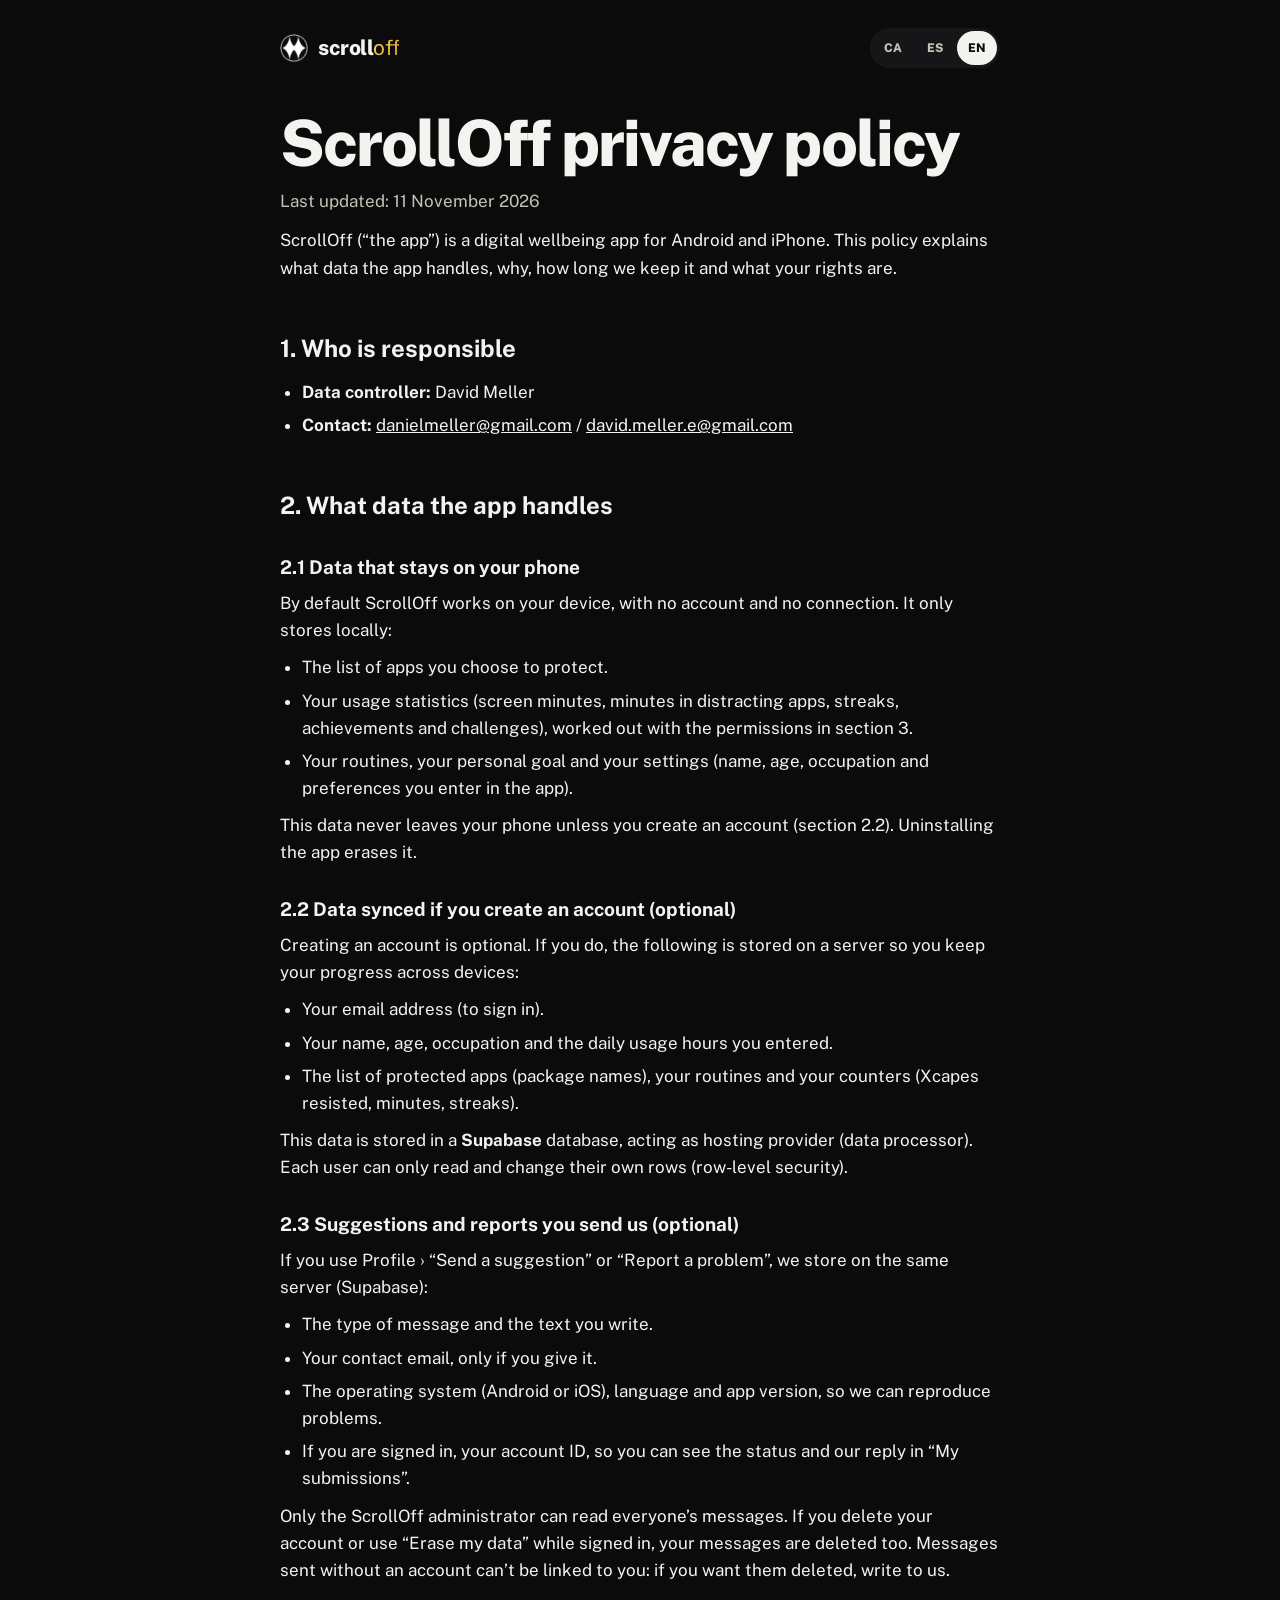
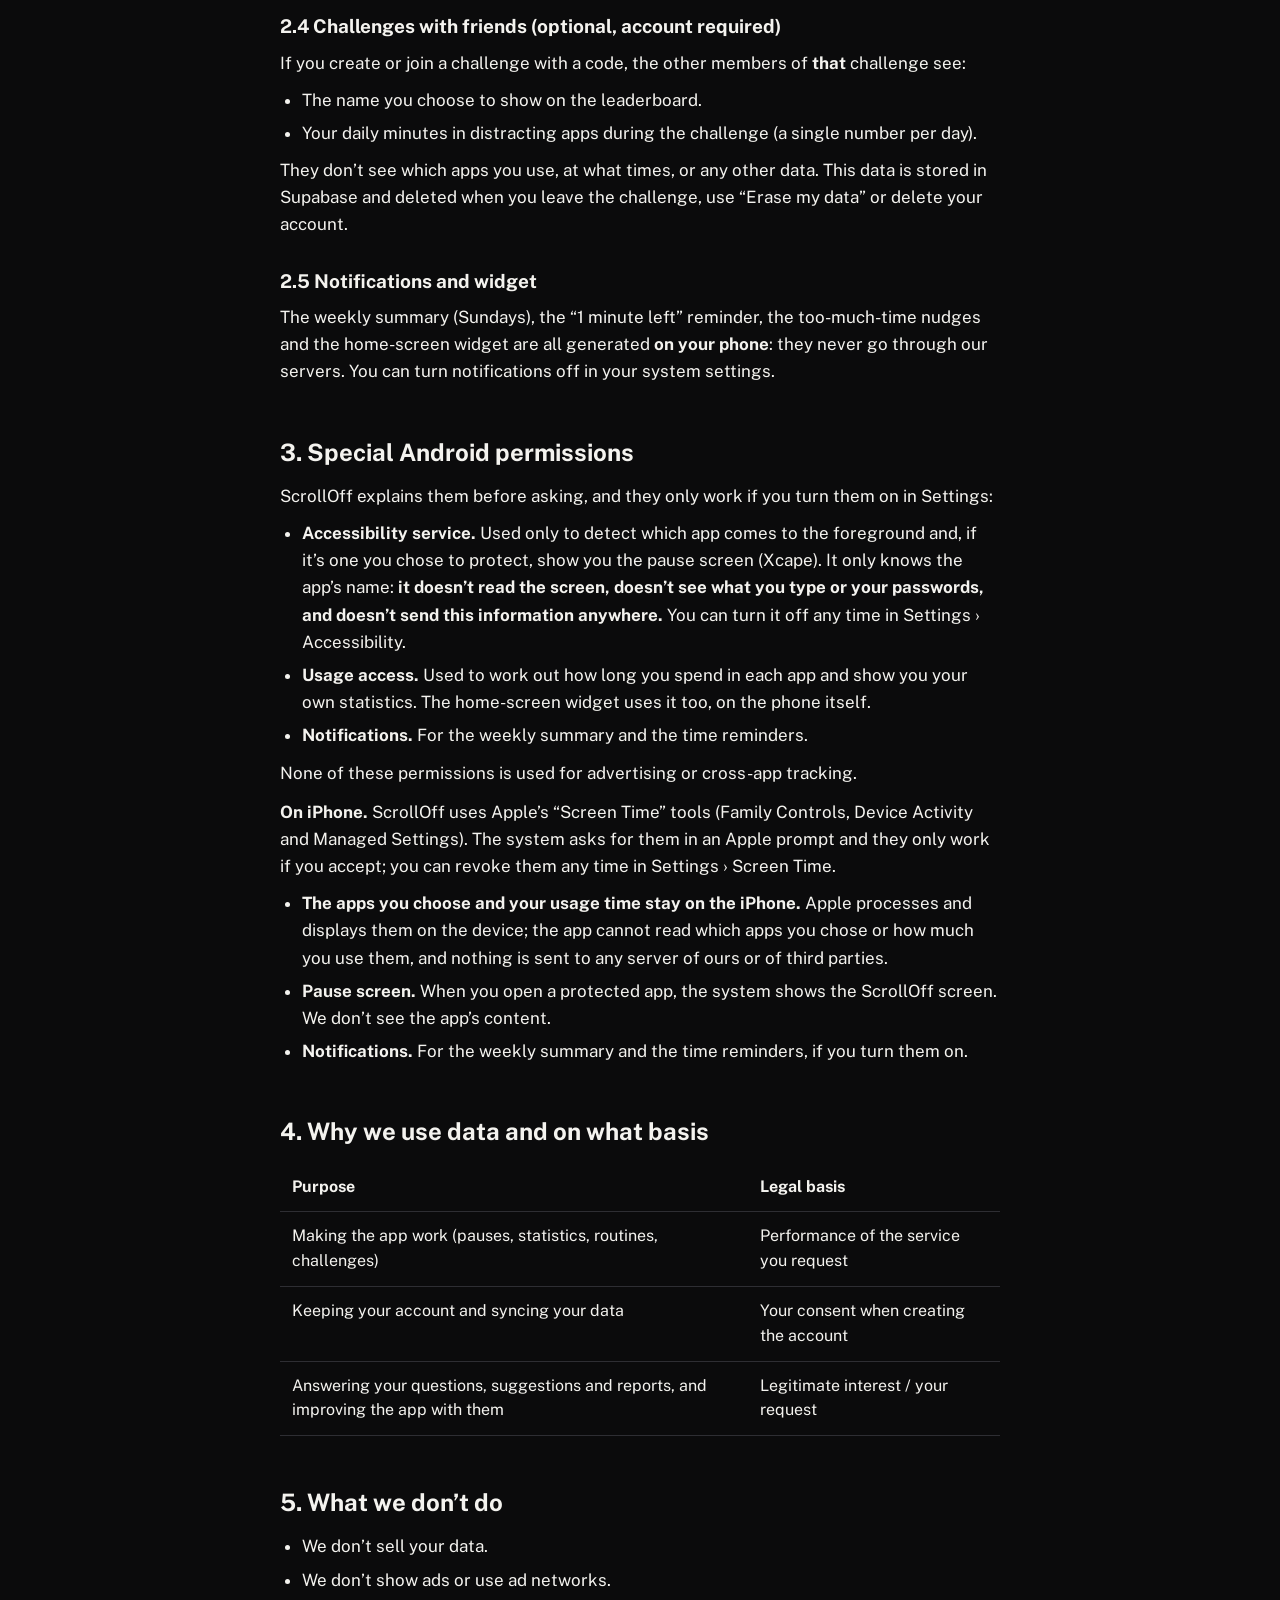
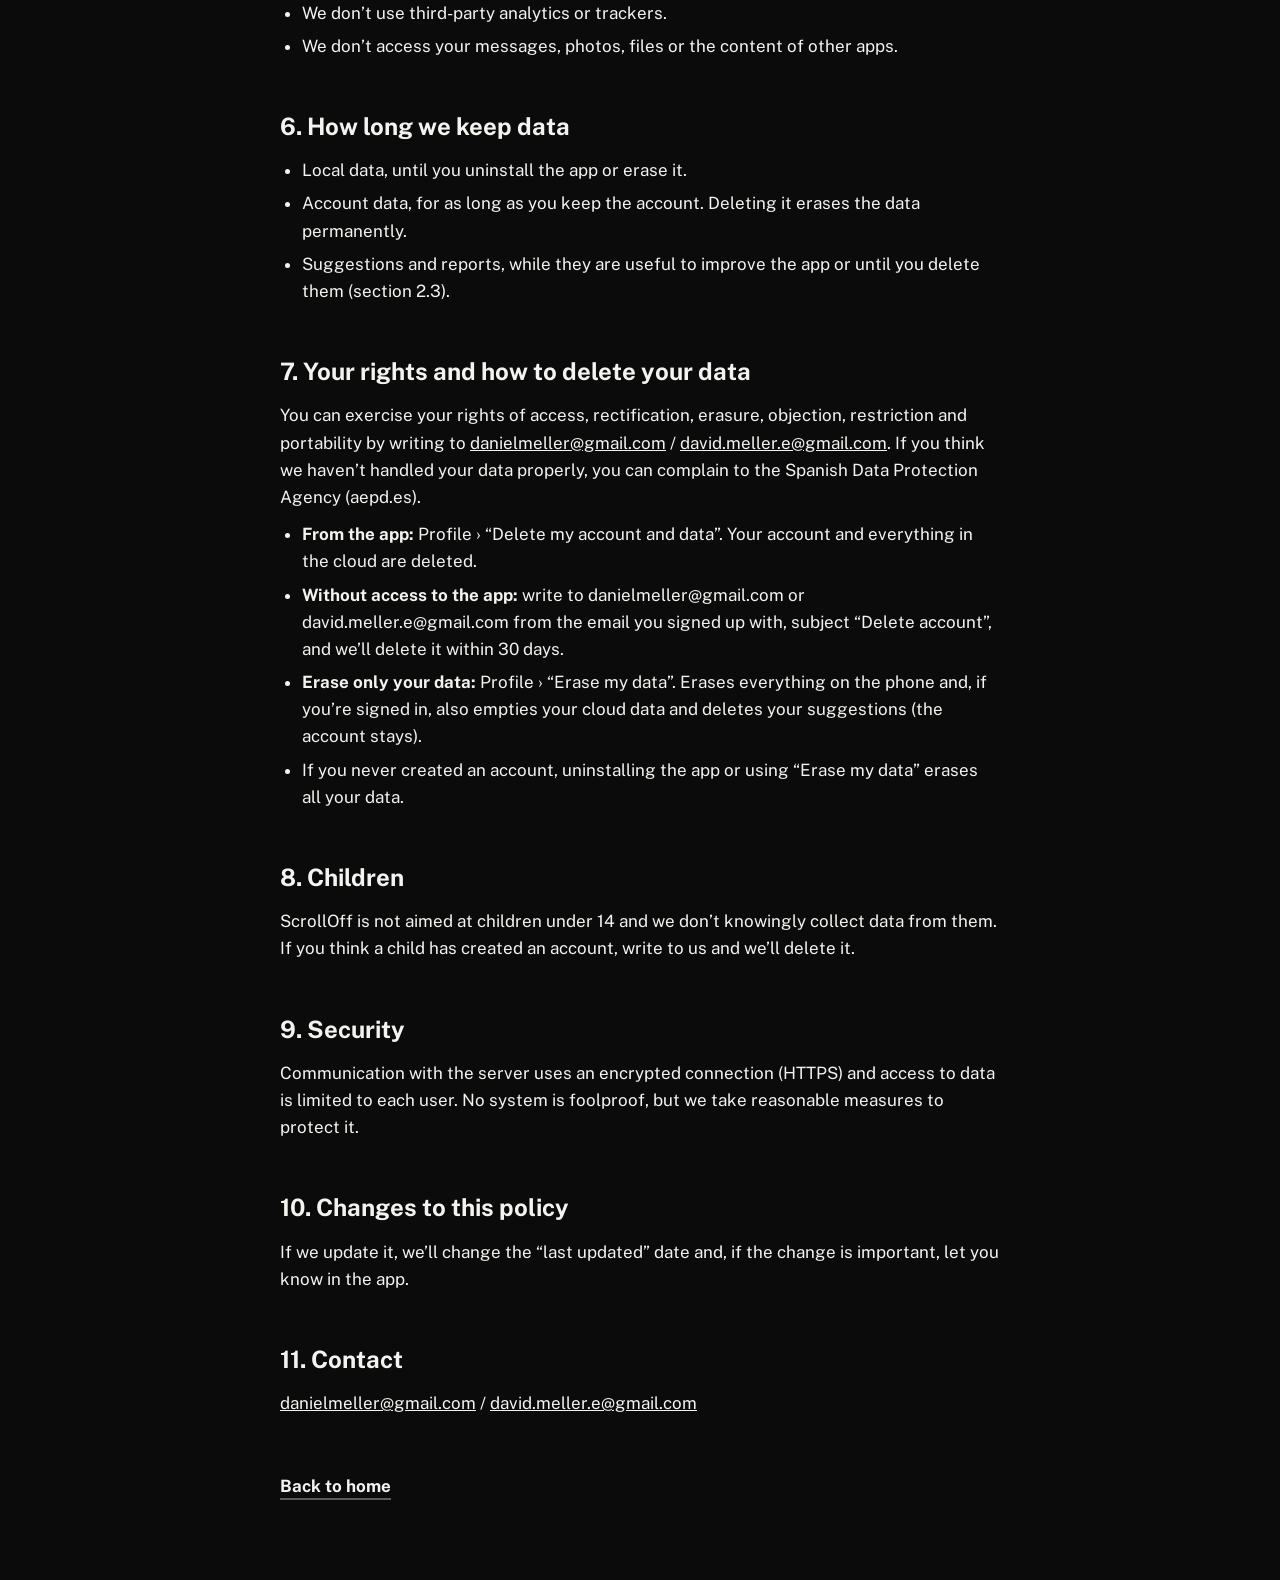
<file: privacitat.html>
<!doctype html>
<html lang="ca" class="no-js">
<head>
<meta charset="utf-8">
<meta name="viewport" content="width=device-width, initial-scale=1">
<title data-i18n="privacy.title">Política de privacitat</title>
<meta name="description" content="Política de privacitat de ScrollOff · Política de privacidad · Privacy policy">
<meta name="theme-color" content="#0E0E0F">
<link rel="icon" href="/favicon.ico" sizes="48x48">
<link rel="icon" type="image/png" href="/img/favicon-192.png" sizes="192x192">
<link rel="preconnect" href="https://fonts.googleapis.com">
<link rel="preconnect" href="https://fonts.gstatic.com" crossorigin>
<link rel="stylesheet" href="https://fonts.googleapis.com/css2?family=Public+Sans:wght@400;500;600;700;800&display=swap">
<link rel="stylesheet" href="styles.css">
<style>.policy[data-for]:not(.on) { display: none; }</style>
</head>
<body>
<header class="top legal-top">
  <a class="wordmark" href="index.html" aria-label="scrolloff"><img src="img/mark.png" alt="" width="28" height="28"><span>scroll<b>off</b></span></a>
  <div class="langs" role="group" aria-label="Idioma / Language" style="margin-left:auto">
    <button type="button" data-lang="ca" aria-pressed="true">CA</button>
    <button type="button" data-lang="es" aria-pressed="false">ES</button>
    <button type="button" data-lang="en" aria-pressed="false">EN</button>
  </div>
</header>

<main class="legal-page">

<article class="policy on" data-for="ca" lang="ca">
<h1>Política de privacitat de ScrollOff</h1>
<p class="updated">Darrera actualització: 11 de novembre de 2026</p>
<p>ScrollOff («l’app») és una aplicació de benestar digital per a Android i iPhone. Aquesta política explica quines dades tracta l’app, per a què, quant de temps les guardem i quins drets tens.</p>
<h2>1. Qui n’és el responsable</h2>
<ul><li><b>Responsable del tractament:</b> David Meller</li><li><b>Contacte:</b> <a href="mailto:danielmeller@gmail.com">danielmeller@gmail.com</a> / <a href="mailto:david.meller.e@gmail.com">david.meller.e@gmail.com</a></li></ul>
<h2>2. Quines dades tracta l’app</h2>
<h3>2.1 Dades que es queden al teu mòbil</h3>
<p>Per defecte ScrollOff funciona al teu dispositiu, sense compte i sense connexió. Només guarda a l’emmagatzematge local:</p>
<ul><li>La llista d’apps que tries protegir.</li><li>Les teves estadístiques d’ús (minuts de pantalla, minuts en apps improductives, ratxes, assoliments i reptes), calculades a partir dels permisos de l’apartat 3.</li><li>Les teves rutines, la teva meta personal i els teus ajustos (nom, edat, ocupació i preferències que introdueixes a l’app).</li></ul>
<p>Aquestes dades no surten del teu mòbil tret que creïs un compte (apartat 2.2). Desinstal·lar l’app les esborra.</p>
<h3>2.2 Dades que es sincronitzen si crees un compte (opcional)</h3>
<p>Crear un compte és voluntari. Si ho fas, es guarden en un servidor perquè conservis el progrés entre dispositius:</p>
<ul><li>El teu correu electrònic (per iniciar sessió).</li><li>El teu nom, edat, ocupació i les hores d’ús diari que vas indicar.</li><li>La llista d’apps protegides (noms de paquet), les teves rutines i els teus comptadors (Xcapes resistits, minuts, ratxes).</li></ul>
<p>Aquestes dades es guarden en una base de dades de <b>Supabase</b>, que actua com a proveïdor d’allotjament (encarregat del tractament). Cada usuari només pot llegir i modificar les seves pròpies files (seguretat a nivell de fila).</p>
<h3>2.3 Suggeriments i informes que ens envies (opcional)</h3>
<p>Si fas servir Perfil › «Envia un suggeriment» o «Informa d’un problema», guardem al mateix servidor (Supabase):</p>
<ul><li>El tipus de missatge i el text que escrius.</li><li>El correu de contacte, només si l’indiques.</li><li>El sistema operatiu (Android o iOS), l’idioma i la versió de l’app, per poder reproduir problemes.</li><li>Si tens la sessió iniciada, l’identificador del teu compte, perquè puguis veure l’estat i la nostra resposta a «Els meus enviaments».</li></ul>
<p>Només l’administrador de ScrollOff pot llegir els missatges de tothom. Si elimines el compte o fas servir «Esborra les meves dades» amb la sessió iniciada, els teus missatges també s’esborren. Els enviats sense compte no es poden associar a tu: si vols que els esborrem, escriu-nos.</p>
<h3>2.4 Reptes amb amics (opcional, cal compte)</h3>
<p>Si crees un repte o t’hi uneixes amb un codi, els altres membres d’<b>aquell</b> repte veuen:</p>
<ul><li>El nom que triïs mostrar a la classificació.</li><li>Els teus minuts diaris en apps que distreuen durant els dies del repte (un sol número per dia).</li></ul>
<p>No veuen quines apps fas servir, a quines hores ni cap altra dada teva. Aquestes dades es guarden a Supabase i s’esborren quan surts del repte, quan fas servir «Esborra les meves dades» o quan elimines el compte.</p>
<h3>2.5 Notificacions i widget</h3>
<p>El resum setmanal (diumenges), l’avís de «et queda 1 minut», els avisos per temps excessiu i el widget de la pantalla d’inici es generen <b>al teu mòbil</b>: no passen per cap servidor nostre. Pots desactivar les notificacions als ajustos del sistema.</p>
<h2>3. Permisos especials d’Android</h2>
<p>ScrollOff te’ls explica abans de demanar-los i només funcionen si els actives tu als Ajustos:</p>
<ul><li><b>Servei d’accessibilitat.</b> Només serveix per detectar quina app passa a primer pla i, si és una que has triat protegir, mostrar-te la pantalla de pausa (Xcape). Només en coneix el nom: <b>no llegeix el contingut de la pantalla, no veu el que escrius ni les teves contrasenyes, i no envia aquesta informació enlloc.</b> El pots desactivar quan vulguis a Ajustos › Accessibilitat.</li><li><b>Accés a les dades d’ús.</b> Serveix per calcular quant de temps passes a cada app i mostrar-te les teves pròpies estadístiques a l’app. També el fa servir el widget, al mateix mòbil.</li><li><b>Notificacions.</b> Per al resum setmanal i per als avisos de temps.</li></ul>
<p>Cap d’aquests permisos s’utilitza per a publicitat ni per fer seguiment entre apps.</p>
<p><b>A l’iPhone.</b> ScrollOff fa servir les eines de «Temps d’ús» d’Apple (Family Controls, Device Activity i Managed Settings). El sistema te les demana en un avís d’Apple i només funcionen si les acceptes; les pots revocar quan vulguis a Ajustos › Temps d’ús.</p>
<ul><li><b>Les apps que tries i el teu temps d’ús es queden a l’iPhone.</b> Apple els processa i els mostra al dispositiu; l’app no pot llegir quines apps has triat ni quant les fas servir, i no s’envia a cap servidor nostre ni de tercers.</li><li><b>Pantalla de pausa.</b> Quan obres una app protegida, el sistema mostra la pantalla de ScrollOff. No veiem el contingut de l’app.</li><li><b>Notificacions.</b> Per al resum setmanal i per als avisos de temps, si les actives.</li></ul>
<h2>4. Per a què fem servir les dades i en què ens basem</h2>
<table><tr><th>Finalitat</th><th>Base jurídica</th></tr><tr><td>Fer funcionar l’app (pauses, estadístiques, rutines, reptes)</td><td>Execució del servei que demanes</td></tr><tr><td>Mantenir el teu compte i sincronitzar les teves dades</td><td>El teu consentiment en crear el compte</td></tr><tr><td>Respondre les teves consultes, suggeriments i informes, i millorar l’app amb ells</td><td>Interès legítim / la teva sol·licitud</td></tr></table>
<h2>5. Què no fem</h2>
<ul><li>No venem les teves dades.</li><li>No mostrem anuncis ni fem servir xarxes de publicitat.</li><li>No fem servir eines d’analítica ni rastrejadors de tercers.</li><li>No accedim als teus missatges, fotos, fitxers ni al contingut d’altres apps.</li></ul>
<h2>6. Quant de temps guardem les dades</h2>
<ul><li>Les dades locals, fins que desinstal·lis l’app o les esborris.</li><li>Les dades del compte, mentre el mantinguis. Quan l’elimines s’esborren definitivament.</li><li>Els suggeriments i informes, mentre siguin útils per millorar l’app o fins que els esborris (apartat 2.3).</li></ul>
<h2>7. Els teus drets i com esborrar les teves dades</h2>
<p>Pots exercir els drets d’accés, rectificació, supressió, oposició, limitació i portabilitat escrivint a <a href="mailto:danielmeller@gmail.com">danielmeller@gmail.com</a> / <a href="mailto:david.meller.e@gmail.com">david.meller.e@gmail.com</a>. Si consideres que no hem tractat bé les teves dades, pots reclamar a l’Agència Espanyola de Protecció de Dades (aepd.es).</p>
<ul><li><b>Des de l’app:</b> Perfil › «Elimina el meu compte i les meves dades». S’esborren el compte i tot el que hi ha al núvol.</li><li><b>Sense accés a l’app:</b> escriu a danielmeller@gmail.com o david.meller.e@gmail.com des del correu amb què et vas registrar, amb l’assumpte «Eliminar compte», i l’esborrarem en un màxim de 30 dies.</li><li><b>Esborrar només les dades:</b> Perfil › «Esborra les meves dades». Esborra tot el que hi ha al mòbil i, si tens la sessió iniciada, també buida les dades del núvol i esborra els teus suggeriments (el compte es manté).</li><li>Si no vas crear mai un compte, desinstal·lar l’app o fer servir «Esborra les meves dades» esborra totes les teves dades.</li></ul>
<h2>8. Menors d’edat</h2>
<p>ScrollOff no està adreçada a menors de 14 anys i no recollim intencionadament dades de menors d’aquesta edat. Si creus que un menor ha creat un compte, escriu-nos i l’eliminarem.</p>
<h2>9. Seguretat</h2>
<p>La comunicació amb el servidor fa servir una connexió xifrada (HTTPS) i l’accés a les dades està limitat a cada usuari. Cap sistema és infal·lible, però apliquem mesures raonables per protegir-les.</p>
<h2>10. Canvis en aquesta política</h2>
<p>Si l’actualitzem, canviarem la data de «darrera actualització» i, si el canvi és important, t’avisarem a l’app.</p>
<h2>11. Contacte</h2>
<p><a href="mailto:danielmeller@gmail.com">danielmeller@gmail.com</a> / <a href="mailto:david.meller.e@gmail.com">david.meller.e@gmail.com</a></p>
</article>

<article class="policy" data-for="es" lang="es">
<h1>Política de privacidad de ScrollOff</h1>
<p class="updated">Última actualización: 11 de noviembre de 2026</p>
<p>ScrollOff («la app») es una aplicación de bienestar digital para Android y iPhone. Esta política explica qué datos trata la app, para qué, cuánto tiempo los conservamos y qué derechos tienes.</p>
<h2>1. Quién es el responsable</h2>
<ul><li><b>Responsable del tratamiento:</b> David Meller</li><li><b>Contacto:</b> <a href="mailto:danielmeller@gmail.com">danielmeller@gmail.com</a> / <a href="mailto:david.meller.e@gmail.com">david.meller.e@gmail.com</a></li></ul>
<h2>2. Qué datos trata la app</h2>
<h3>2.1 Datos que se quedan en tu móvil</h3>
<p>Por defecto ScrollOff funciona en tu dispositivo, sin cuenta y sin conexión. Guarda solo en el almacenamiento local:</p>
<ul><li>La lista de apps que eliges proteger.</li><li>Tus estadísticas de uso (minutos de pantalla, minutos en apps improductivas, rachas, logros y retos), calculadas a partir de los permisos descritos en el apartado 3.</li><li>Tus rutinas, tu meta personal y tus ajustes (nombre, edad, ocupación y preferencias que introduces en la app).</li></ul>
<p>Estos datos no salen de tu móvil salvo que crees una cuenta (apartado 2.2). Desinstalar la app los borra.</p>
<h3>2.2 Datos que se sincronizan si creas una cuenta (opcional)</h3>
<p>Crear una cuenta es voluntario. Si lo haces, se guardan en un servidor para que conserves tu progreso entre dispositivos:</p>
<ul><li>Tu correo electrónico (para iniciar sesión).</li><li>Tu nombre, edad, ocupación y las horas de uso diario que indicaste.</li><li>La lista de apps protegidas (nombres de paquete), tus rutinas y tus contadores (Xcapes resistidos, minutos, rachas).</li></ul>
<p>Estos datos se guardan en una base de datos de <b>Supabase</b>, que actúa como proveedor de alojamiento (encargado del tratamiento). Cada usuario solo puede leer y modificar sus propias filas (seguridad a nivel de fila).</p>
<h3>2.3 Sugerencias y reportes que nos envías (opcional)</h3>
<p>Si usas Perfil › «Enviar una sugerencia» o «Reportar un problema», guardamos en el mismo servidor (Supabase):</p>
<ul><li>El tipo de mensaje y el texto que escribes.</li><li>El email de contacto, solo si lo indicas.</li><li>El sistema operativo (Android o iOS), el idioma y la versión de la app, para poder reproducir problemas.</li><li>Si tienes sesión iniciada, el identificador de tu cuenta, para que puedas ver el estado y nuestra respuesta en «Mis envíos».</li></ul>
<p>Solo el administrador de ScrollOff puede leer los mensajes de todos. Si eliminas tu cuenta o usas «Borrar mis datos» con la sesión iniciada, tus mensajes se borran también. Los enviados sin cuenta no se pueden asociar a ti: si quieres que los borremos, escríbenos.</p>
<h3>2.4 Retos con amigos (opcional, necesita cuenta)</h3>
<p>Si creas un reto o te unes a uno con un código, los demás miembros de <b>ese</b> reto ven:</p>
<ul><li>El nombre que elijas mostrar en la clasificación.</li><li>Tus minutos diarios en apps que distraen durante los días del reto (un único número por día).</li></ul>
<p>No ven qué apps usas, a qué horas ni ningún otro dato tuyo. Estos datos se guardan en Supabase y se borran al salir del reto, al usar «Borrar mis datos» o al eliminar tu cuenta.</p>
<h3>2.5 Notificaciones y widget</h3>
<p>El resumen semanal (domingos), el aviso de «te queda 1 minuto», los avisos por tiempo excesivo y el widget de pantalla de inicio se generan <b>en tu móvil</b>: no pasan por ningún servidor nuestro. Puedes desactivar las notificaciones en los ajustes del sistema.</p>
<h2>3. Permisos especiales de Android</h2>
<p>ScrollOff te los explica antes de pedirlos y solo funcionan si los activas tú en Ajustes:</p>
<ul><li><b>Servicio de accesibilidad.</b> Se usa únicamente para detectar qué app pasa a primer plano y, si es una que has elegido proteger, mostrarte la pantalla de pausa (Xcape). Solo conoce el nombre de la app: <b>no lee el contenido de la pantalla, no ve lo que escribes ni tus contraseñas, y no envía esta información a ningún sitio.</b> Puedes desactivarlo cuando quieras en Ajustes › Accesibilidad.</li><li><b>Acceso a datos de uso.</b> Se usa para calcular cuánto tiempo pasas en cada app y mostrarte tus propias estadísticas dentro de la app. También lo usa el widget de pantalla de inicio, en el propio móvil.</li><li><b>Notificaciones.</b> Para el resumen semanal y los avisos de tiempo.</li></ul>
<p>Ninguno de estos permisos se usa para publicidad ni para seguimiento entre apps.</p>
<p><b>En iPhone.</b> ScrollOff usa las herramientas de «Tiempo de uso» de Apple (Family Controls, Device Activity y Managed Settings). El sistema te las pide en un aviso de Apple y solo funcionan si las aceptas; puedes revocarlas cuando quieras en Ajustes › Tiempo de uso.</p>
<ul><li><b>Las apps que eliges y tu tiempo de uso se quedan en el iPhone.</b> Apple los procesa y los muestra en el dispositivo; la app no puede leer qué apps has elegido ni cuánto las usas, y no se envía a ningún servidor nuestro ni de terceros.</li><li><b>Pantalla de pausa.</b> Cuando abres una app protegida, el sistema muestra la pantalla de ScrollOff. No vemos el contenido de la app.</li><li><b>Notificaciones.</b> Para el resumen semanal y los avisos de tiempo, si las activas.</li></ul>
<h2>4. Para qué usamos los datos y en qué nos basamos</h2>
<table><tr><th>Finalidad</th><th>Base jurídica</th></tr><tr><td>Hacer funcionar la app (pausas, estadísticas, rutinas, retos)</td><td>Ejecución del servicio que solicitas</td></tr><tr><td>Mantener tu cuenta y sincronizar tus datos</td><td>Tu consentimiento al crear la cuenta</td></tr><tr><td>Responder a tus consultas, sugerencias y reportes, y mejorar la app con ellos</td><td>Interés legítimo / tu solicitud</td></tr></table>
<h2>5. Qué no hacemos</h2>
<ul><li>No vendemos tus datos.</li><li>No mostramos anuncios ni usamos redes de publicidad.</li><li>No usamos herramientas de analítica ni rastreadores de terceros.</li><li>No accedemos a tus mensajes, fotos, archivos ni al contenido de otras apps.</li></ul>
<h2>6. Cuánto tiempo conservamos los datos</h2>
<ul><li>Los datos locales, hasta que desinstales la app o los borres.</li><li>Los datos de tu cuenta, mientras la mantengas. Al eliminarla se borran de forma definitiva.</li><li>Las sugerencias y reportes, mientras sean útiles para mejorar la app o hasta que los borres (apartado 2.3).</li></ul>
<h2>7. Tus derechos y cómo eliminar tus datos</h2>
<p>Puedes ejercer tus derechos de acceso, rectificación, supresión, oposición, limitación y portabilidad escribiendo a <a href="mailto:danielmeller@gmail.com">danielmeller@gmail.com</a> / <a href="mailto:david.meller.e@gmail.com">david.meller.e@gmail.com</a>. Si consideras que no hemos tratado tus datos correctamente, puedes reclamar ante la Agencia Española de Protección de Datos (aepd.es).</p>
<ul><li><b>Desde la app:</b> Perfil › «Eliminar mi cuenta y mis datos». Se borran tu cuenta y todo lo guardado en la nube.</li><li><b>Sin acceso a la app:</b> escribe a danielmeller@gmail.com o david.meller.e@gmail.com desde el correo con el que te registraste, con el asunto «Eliminar cuenta», y la borraremos en un máximo de 30 días.</li><li><b>Borrar solo tus datos:</b> Perfil › «Borrar mis datos». Borra todo lo guardado en el móvil y, si tienes sesión iniciada, también vacía tus datos en la nube y borra tus sugerencias (la cuenta se mantiene).</li><li>Si nunca creaste una cuenta, desinstalar la app o usar «Borrar mis datos» borra todos tus datos.</li></ul>
<h2>8. Menores de edad</h2>
<p>ScrollOff no está dirigida a menores de 14 años y no recopilamos intencionadamente datos de menores de esa edad. Si crees que un menor ha creado una cuenta, escríbenos y la eliminaremos.</p>
<h2>9. Seguridad</h2>
<p>La comunicación con el servidor usa conexión cifrada (HTTPS) y el acceso a los datos está limitado a cada usuario. Ningún sistema es infalible, pero aplicamos medidas razonables para protegerlos.</p>
<h2>10. Cambios en esta política</h2>
<p>Si la actualizamos, cambiaremos la fecha de «última actualización» y, si el cambio es importante, te avisaremos en la app.</p>
<h2>11. Contacto</h2>
<p><a href="mailto:danielmeller@gmail.com">danielmeller@gmail.com</a> / <a href="mailto:david.meller.e@gmail.com">david.meller.e@gmail.com</a></p>
</article>

<article class="policy" data-for="en" lang="en">
<h1>ScrollOff privacy policy</h1>
<p class="updated">Last updated: 11 November 2026</p>
<p>ScrollOff (“the app”) is a digital wellbeing app for Android and iPhone. This policy explains what data the app handles, why, how long we keep it and what your rights are.</p>
<h2>1. Who is responsible</h2>
<ul><li><b>Data controller:</b> David Meller</li><li><b>Contact:</b> <a href="mailto:danielmeller@gmail.com">danielmeller@gmail.com</a> / <a href="mailto:david.meller.e@gmail.com">david.meller.e@gmail.com</a></li></ul>
<h2>2. What data the app handles</h2>
<h3>2.1 Data that stays on your phone</h3>
<p>By default ScrollOff works on your device, with no account and no connection. It only stores locally:</p>
<ul><li>The list of apps you choose to protect.</li><li>Your usage statistics (screen minutes, minutes in distracting apps, streaks, achievements and challenges), worked out with the permissions in section 3.</li><li>Your routines, your personal goal and your settings (name, age, occupation and preferences you enter in the app).</li></ul>
<p>This data never leaves your phone unless you create an account (section 2.2). Uninstalling the app erases it.</p>
<h3>2.2 Data synced if you create an account (optional)</h3>
<p>Creating an account is optional. If you do, the following is stored on a server so you keep your progress across devices:</p>
<ul><li>Your email address (to sign in).</li><li>Your name, age, occupation and the daily usage hours you entered.</li><li>The list of protected apps (package names), your routines and your counters (Xcapes resisted, minutes, streaks).</li></ul>
<p>This data is stored in a <b>Supabase</b> database, acting as hosting provider (data processor). Each user can only read and change their own rows (row-level security).</p>
<h3>2.3 Suggestions and reports you send us (optional)</h3>
<p>If you use Profile › “Send a suggestion” or “Report a problem”, we store on the same server (Supabase):</p>
<ul><li>The type of message and the text you write.</li><li>Your contact email, only if you give it.</li><li>The operating system (Android or iOS), language and app version, so we can reproduce problems.</li><li>If you are signed in, your account ID, so you can see the status and our reply in “My submissions”.</li></ul>
<p>Only the ScrollOff administrator can read everyone’s messages. If you delete your account or use “Erase my data” while signed in, your messages are deleted too. Messages sent without an account can’t be linked to you: if you want them deleted, write to us.</p>
<h3>2.4 Challenges with friends (optional, account required)</h3>
<p>If you create or join a challenge with a code, the other members of <b>that</b> challenge see:</p>
<ul><li>The name you choose to show on the leaderboard.</li><li>Your daily minutes in distracting apps during the challenge (a single number per day).</li></ul>
<p>They don’t see which apps you use, at what times, or any other data. This data is stored in Supabase and deleted when you leave the challenge, use “Erase my data” or delete your account.</p>
<h3>2.5 Notifications and widget</h3>
<p>The weekly summary (Sundays), the “1 minute left” reminder, the too-much-time nudges and the home-screen widget are all generated <b>on your phone</b>: they never go through our servers. You can turn notifications off in your system settings.</p>
<h2>3. Special Android permissions</h2>
<p>ScrollOff explains them before asking, and they only work if you turn them on in Settings:</p>
<ul><li><b>Accessibility service.</b> Used only to detect which app comes to the foreground and, if it’s one you chose to protect, show you the pause screen (Xcape). It only knows the app’s name: <b>it doesn’t read the screen, doesn’t see what you type or your passwords, and doesn’t send this information anywhere.</b> You can turn it off any time in Settings › Accessibility.</li><li><b>Usage access.</b> Used to work out how long you spend in each app and show you your own statistics. The home-screen widget uses it too, on the phone itself.</li><li><b>Notifications.</b> For the weekly summary and the time reminders.</li></ul>
<p>None of these permissions is used for advertising or cross-app tracking.</p>
<p><b>On iPhone.</b> ScrollOff uses Apple’s “Screen Time” tools (Family Controls, Device Activity and Managed Settings). The system asks for them in an Apple prompt and they only work if you accept; you can revoke them any time in Settings › Screen Time.</p>
<ul><li><b>The apps you choose and your usage time stay on the iPhone.</b> Apple processes and displays them on the device; the app cannot read which apps you chose or how much you use them, and nothing is sent to any server of ours or of third parties.</li><li><b>Pause screen.</b> When you open a protected app, the system shows the ScrollOff screen. We don’t see the app’s content.</li><li><b>Notifications.</b> For the weekly summary and the time reminders, if you turn them on.</li></ul>
<h2>4. Why we use data and on what basis</h2>
<table><tr><th>Purpose</th><th>Legal basis</th></tr><tr><td>Making the app work (pauses, statistics, routines, challenges)</td><td>Performance of the service you request</td></tr><tr><td>Keeping your account and syncing your data</td><td>Your consent when creating the account</td></tr><tr><td>Answering your questions, suggestions and reports, and improving the app with them</td><td>Legitimate interest / your request</td></tr></table>
<h2>5. What we don’t do</h2>
<ul><li>We don’t sell your data.</li><li>We don’t show ads or use ad networks.</li><li>We don’t use third-party analytics or trackers.</li><li>We don’t access your messages, photos, files or the content of other apps.</li></ul>
<h2>6. How long we keep data</h2>
<ul><li>Local data, until you uninstall the app or erase it.</li><li>Account data, for as long as you keep the account. Deleting it erases the data permanently.</li><li>Suggestions and reports, while they are useful to improve the app or until you delete them (section 2.3).</li></ul>
<h2>7. Your rights and how to delete your data</h2>
<p>You can exercise your rights of access, rectification, erasure, objection, restriction and portability by writing to <a href="mailto:danielmeller@gmail.com">danielmeller@gmail.com</a> / <a href="mailto:david.meller.e@gmail.com">david.meller.e@gmail.com</a>. If you think we haven’t handled your data properly, you can complain to the Spanish Data Protection Agency (aepd.es).</p>
<ul><li><b>From the app:</b> Profile › “Delete my account and data”. Your account and everything in the cloud are deleted.</li><li><b>Without access to the app:</b> write to danielmeller@gmail.com or david.meller.e@gmail.com from the email you signed up with, subject “Delete account”, and we’ll delete it within 30 days.</li><li><b>Erase only your data:</b> Profile › “Erase my data”. Erases everything on the phone and, if you’re signed in, also empties your cloud data and deletes your suggestions (the account stays).</li><li>If you never created an account, uninstalling the app or using “Erase my data” erases all your data.</li></ul>
<h2>8. Children</h2>
<p>ScrollOff is not aimed at children under 14 and we don’t knowingly collect data from them. If you think a child has created an account, write to us and we’ll delete it.</p>
<h2>9. Security</h2>
<p>Communication with the server uses an encrypted connection (HTTPS) and access to data is limited to each user. No system is foolproof, but we take reasonable measures to protect it.</p>
<h2>10. Changes to this policy</h2>
<p>If we update it, we’ll change the “last updated” date and, if the change is important, let you know in the app.</p>
<h2>11. Contact</h2>
<p><a href="mailto:danielmeller@gmail.com">danielmeller@gmail.com</a> / <a href="mailto:david.meller.e@gmail.com">david.meller.e@gmail.com</a></p>
</article>

<a class="text-link back" href="index.html" data-i18n="privacy.back">Tornar a l’inici</a>
</main>

<script src="i18n.js"></script>
<script>
(() => {
  const LANGS = ['ca', 'es', 'en'];
  let lang = new URLSearchParams(location.search).get('lang');
  if (!LANGS.includes(lang)) { try { lang = localStorage.getItem('scrolloff.lang'); } catch (_) {} }
  if (!LANGS.includes(lang)) {
    const nav = (navigator.language || 'ca').slice(0, 2);
    lang = nav === 'es' ? 'es' : nav === 'en' ? 'en' : 'ca';
  }
  function apply() {
    document.documentElement.lang = lang;
    document.querySelectorAll('.policy').forEach((a) => a.classList.toggle('on', a.dataset.for === lang));
    document.querySelectorAll('[data-lang]').forEach((b) => b.setAttribute('aria-pressed', String(b.dataset.lang === lang)));
    document.querySelectorAll('[data-i18n]').forEach((el) => { el.textContent = window.SCROLLOFF_I18N[lang][el.dataset.i18n]; });
  }
  document.querySelectorAll('[data-lang]').forEach((b) => b.addEventListener('click', () => {
    lang = b.dataset.lang; try { localStorage.setItem('scrolloff.lang', lang); } catch (_) {} apply();
  }));
  apply();
})();
</script>
</body>
</html>
</file>
<file: styles.css>
/* ScrollOff — web. Gairebé negre, Public Sans i daurat. Moviment amb GSAP (app.js). */
:root {
  --bg: #0B0B0C;
  --surface: #161618;
  --surface-2: #202023;
  --line: #2A2A2E;
  --ink: #F4F3EF;
  --muted: #C6C2B8;
  --accent: #E0AC26;
  --gold-grad: linear-gradient(135deg, #FFEDB3 0%, #EDBE45 45%, #C98F26 100%);
  --on-accent: #0B0B0C;
  --accent-deep: #B88A12;

  --font: 'Public Sans', Arial, sans-serif;
  --s1: clamp(64px, 11vw, 196px);
  --s2: clamp(44px, 6.4vw, 112px);
  --s3: clamp(28px, 3.2vw, 52px);
  --s4: 17px;
  --s5: 13px;
  --margin: clamp(20px, 4vw, 64px);
  --radius: 28px;
  --gap-section: clamp(120px, 16vw, 260px);
  --ease-out: cubic-bezier(.16, 1, .3, 1);
  --ease-spring: cubic-bezier(.34, 1.56, .64, 1);
}

*, *::before, *::after { box-sizing: border-box; }
html { -webkit-text-size-adjust: 100%; overflow-x: clip; }
html:not(.lenis) { scroll-behavior: smooth; }
html.lenis, html.lenis body { height: auto; }
.lenis.lenis-smooth { scroll-behavior: auto !important; }
body { margin: 0; background: var(--bg); color: var(--ink); font-family: var(--font); font-size: var(--s4); line-height: 1.55; -webkit-font-smoothing: antialiased; overflow-x: hidden; }
img { display: block; max-width: 100%; }
h1, h2, h3, p, ul, ol { margin: 0; }
ul, ol { padding: 0; list-style: none; }
a { color: inherit; }
button, input { font: inherit; color: inherit; }
button { cursor: pointer; }
:focus-visible { outline: 3px solid var(--accent); outline-offset: 3px; border-radius: 6px; }
::selection { background: var(--accent); color: var(--on-accent); }
[hidden] { display: none !important; }
.sr-only { position: absolute; width: 1px; height: 1px; overflow: hidden; clip: rect(0 0 0 0); white-space: nowrap; }
.skip { position: absolute; left: -999px; top: 8px; background: var(--gold-grad); color: var(--on-accent); padding: 10px 16px; border-radius: 999px; z-index: 50; }
.skip:focus { left: 8px; }

/* Paraules partides per animar-les (app.js) */
.w { display: inline-block; overflow: hidden; vertical-align: top; padding-bottom: .08em; margin-bottom: -.08em; }
.wi { display: inline-block; will-change: transform; }

.kicker { font-size: 15px; font-weight: 700; letter-spacing: .02em; background: var(--gold-grad); -webkit-background-clip: text; background-clip: text; -webkit-text-fill-color: transparent; color: transparent; margin-bottom: 18px; }
.h2 { font-size: var(--s2); font-weight: 800; line-height: .98; letter-spacing: -0.045em; }

/* Botons */
.btn {
  display: inline-flex; align-items: center; justify-content: center; gap: 8px;
  min-height: 54px; padding: 0 28px; border-radius: 999px; border: 0;
  background: var(--gold-grad); color: var(--on-accent); font-weight: 800; font-size: 17px; text-decoration: none;
  transition: background-color .2s, scale .25s var(--ease-spring);
}
.btn:hover { background: #EDBB37; }
.btn:active { scale: .96; }
.btn-sm { min-height: 40px; padding: 0 18px; font-size: 15px; }
.btn-dark { background: var(--bg); color: var(--ink); width: 100%; }
.btn-dark:hover { background: #26262A; }
.btn[disabled] { opacity: .6; cursor: progress; }
.text-link { background: none; border: 0; padding: 0; font-weight: 700; text-decoration: underline; text-underline-offset: 6px; text-decoration-thickness: 2px; text-decoration-color: rgba(244,243,239,.35); transition: text-decoration-color .2s; }
.text-link:hover { text-decoration-color: var(--accent); }

/* Barra de progrés i capçalera */
.progress { position: fixed; inset: 0 0 auto 0; height: 3px; z-index: 40; pointer-events: none; }
.progress span { display: block; height: 100%; background: var(--gold-grad); transform: scaleX(0); transform-origin: 0 50%; }
.top {
  position: fixed; inset: 0 0 auto 0; z-index: 30; display: flex; align-items: center; gap: 20px;
  padding: 16px var(--margin); transition: background-color .4s, padding .4s, border-color .4s; border-bottom: 1px solid transparent;
}
.top.scrolled { background: rgba(11,11,12,.72); backdrop-filter: saturate(160%) blur(18px); -webkit-backdrop-filter: saturate(160%) blur(18px); padding-block: 10px; border-color: rgba(255,255,255,.06); }
.wordmark { display: flex; align-items: center; gap: 10px; text-decoration: none; font-weight: 800; font-size: 21px; letter-spacing: -0.02em; }
.wordmark img { filter: brightness(0) invert(1); }
.wordmark b { background: var(--gold-grad); -webkit-background-clip: text; background-clip: text; -webkit-text-fill-color: transparent; color: transparent; font-weight: 400; }
.top-links { display: flex; gap: 26px; margin-left: auto; font-size: 15px; font-weight: 600; }
.top-links a { text-decoration: none; color: var(--muted); transition: color .2s; }
.top-links a:hover { color: var(--ink); }
.langs { display: flex; gap: 2px; background: var(--surface); padding: 3px; border-radius: 999px; }
.langs button { border: 0; background: none; color: var(--muted); font-size: 12px; font-weight: 800; min-width: 40px; min-height: 34px; border-radius: 999px; transition: background-color .25s, color .25s; }
.langs button:hover { color: var(--ink); }
.langs button[aria-pressed="true"] { background: var(--ink); color: var(--bg); }

/* ============ 0. El logo es forma dins del hero (4 s) ============
   1) es dibuixa el cercle, 2) entra la meitat esquerra del diamant, 3) la dreta,
   4) apareix el titular. Mentre es forma (has-intro) la pàgina no es pot moure ni saltar. */
.has-intro, .has-intro body { overflow: hidden; }
.hero-mark { width: clamp(120px, 14vw, 190px); height: auto; overflow: visible; margin-bottom: clamp(22px, 4.5vh, 44px); animation: mark-rise 1.3s var(--ease-out) 3.9s both; }
@keyframes mark-rise { from { transform: translateY(var(--shift, 0px)) scale(var(--big, 2.6)); } to { transform: none; } }
.hero-mark { transform-origin: 50% 50%; }
/* Mentre es forma el logo no hi ha res més: ni capçalera ni barra */
.top { transition: background-color .4s, padding .4s, border-color .4s, opacity .9s var(--ease-out); }
.progress { transition: opacity .9s var(--ease-out); }
.has-intro .top, .has-intro .progress { opacity: 0; pointer-events: none; }
.im-c { fill: none; stroke: #ECEBE6; stroke-width: 1.8; stroke-dasharray: 298; stroke-dashoffset: 298; transform: rotate(-90deg); transform-origin: 50px 50px; animation: im-draw 1.9s cubic-bezier(.65, 0, .35, 1) .1s forwards; }
.im-l, .im-r { transform-box: fill-box; transform-origin: center; opacity: 0; }
.im-l { animation: im-left 1.4s cubic-bezier(.22, 1, .36, 1) 1.5s forwards; }
.im-r { animation: im-right 1.4s cubic-bezier(.22, 1, .36, 1) 2.5s forwards; }
@keyframes im-draw { to { stroke-dashoffset: 0; } }
@keyframes im-left { from { opacity: 0; transform: translateX(-18%) scale(.55); filter: blur(6px); } to { opacity: 1; transform: none; filter: none; } }
@keyframes im-right { from { opacity: 0; transform: translateX(18%) scale(.55); filter: blur(6px); } to { opacity: 1; transform: none; filter: none; } }
.hero-in { animation: hero-in 1.2s var(--ease-out) both; }
.hero .kicker.hero-in { animation-delay: 3.9s; }
.hero-title.hero-in { animation-delay: 4.05s; }
.hero-p.hero-in { animation-delay: 4.3s; }
.hero-actions.hero-in { animation-delay: 4.5s; }
.scroll-cue.hero-in { animation-name: hero-in-cue; animation-delay: 5s; }
@keyframes hero-in { from { opacity: 0; transform: translateY(26px); filter: blur(8px); } to { opacity: 1; transform: none; filter: none; } }
@keyframes hero-in-cue { from { opacity: 0; } to { opacity: 1; } }

/* ============ 1. Hero ============ */
.hero { position: relative; min-height: 100svh; padding: 110px var(--margin) 96px; display: flex; align-items: center; justify-content: center; text-align: center; }
.hero-copy { min-width: 0; position: relative; z-index: 3; width: 100%; max-width: 1200px; display: flex; flex-direction: column; align-items: center; }
.hero-title { font-size: clamp(40px, 7.2vw, 124px); font-weight: 900; line-height: .96; letter-spacing: -0.05em; max-width: 14ch; text-wrap: balance; }
.hero-p { margin: 28px auto 0; color: var(--muted); font-size: clamp(17px, 1.5vw, 22px); line-height: 1.5; max-width: 38ch; text-wrap: balance; }
.hero-actions { margin-top: 34px; display: flex; align-items: center; justify-content: center; gap: 12px 28px; flex-wrap: wrap; }
.stage { position: relative; min-width: 0; display: grid; place-items: center; perspective: 1600px; min-height: 640px; }
.floats { position: absolute; inset: 0; pointer-events: none; z-index: 2; }
.float-n {
  position: absolute; display: flex; align-items: center; gap: 12px; padding: 12px 16px 12px 12px; width: max-content; max-width: 300px;
  background: rgba(32,32,35,.86); backdrop-filter: blur(12px); -webkit-backdrop-filter: blur(12px);
  border: 1px solid rgba(255,255,255,.07); border-radius: 18px; font-size: 13px; line-height: 1.3; color: var(--ink);
  box-shadow: 0 20px 40px rgba(0,0,0,.45);
}
.float-n b { display: block; font-size: 13px; }
.float-n span span { color: var(--muted); }
.fi { flex: none; width: 34px; height: 34px; border-radius: 10px; display: grid; place-items: center; }
.f1 { top: 8%; left: 2%; }
.f2 { top: 34%; right: 0; }
.f3 { bottom: 24%; left: 0; }
.f4 { bottom: 6%; right: 0%; }
.scroll-cue { position: absolute; left: 50%; bottom: 26px; translate: -50% 0; display: grid; justify-items: center; gap: 10px; font-size: 12px; font-weight: 700; letter-spacing: .08em; text-transform: uppercase; color: var(--muted); text-decoration: none; }
.scroll-cue i { width: 2px; height: 46px; background: linear-gradient(var(--accent), transparent); transform-origin: top; animation: cue 1.8s var(--ease-out) infinite; }
@keyframes cue { 0% { transform: scaleY(0); } 60% { transform: scaleY(1); opacity: 1; } 100% { transform: scaleY(1); opacity: 0; } }

/* El mòbil (només CSS, sense fotos) */
.phone {
  position: relative; width: 340px; aspect-ratio: 9 / 19; border-radius: 56px; padding: 11px;
  background: linear-gradient(145deg, #2C2C30, #0F0F11 40%, #1C1C1F);
  box-shadow: inset 0 0 0 1.5px #3A3A3F, 0 60px 90px -20px rgba(0,0,0,.75), 0 30px 40px -30px rgba(0,0,0,.8);
  transform-style: preserve-3d;
}
.hero-phone { transform: rotateX(var(--rx, 8deg)) rotateY(var(--ry, -16deg)) rotateZ(2deg); }
.phone-screen { position: relative; height: 100%; border-radius: 46px; overflow: hidden; background: #000; padding: 52px 14px 14px; }
.island { position: absolute; top: 12px; left: 50%; translate: -50% 0; width: 104px; height: 30px; border-radius: 20px; background: #000; box-shadow: inset 0 0 0 1px #1A1A1C; z-index: 3; }
.demo-status { position: absolute; top: 16px; left: 28px; right: 26px; display: flex; justify-content: space-between; align-items: center; font-size: 13px; font-weight: 800; font-variant-numeric: tabular-nums; z-index: 2; }
.demo-dots { display: flex; gap: 3px; }
.demo-dots i { width: 5px; height: 5px; border-radius: 50%; background: var(--ink); }
.app-row { display: grid; grid-template-columns: 40px 1fr auto; grid-template-rows: auto auto; column-gap: 12px; align-items: center; padding: 10px 8px; border-radius: 16px; transition: background-color .2s; }
.app-row:hover { background: var(--surface); }
.app-icon { grid-row: span 2; width: 40px; height: 40px; border-radius: 11px; display: grid; place-items: center; font-size: 16px; font-weight: 800; color: #fff; }
.app-tiktok { background: #26262A; color: #fff; }
.app-insta { background: #C13584; color: #fff; }
.app-yt { background: #E62117; color: #fff; }
.app-wa { background: #1FA855; color: #fff; }
.app-sp { background: #1DB954; color: #000; }
.app-name { font-weight: 700; font-size: 16px; }
.app-time { grid-column: 2; font-size: 12px; color: var(--muted); font-variant-numeric: tabular-nums; }
.app-open { grid-row: 1 / span 2; grid-column: 3; border: 0; border-radius: 999px; padding: 7px 16px; min-height: 36px; background: var(--ink); color: var(--bg); font-weight: 800; font-size: 13px; transition: scale .25s var(--ease-spring); }
.app-open:hover { scale: 1.06; }
.app-open:active { scale: .92; }
.app-open.pulse { animation: pulse 1.1s var(--ease-out) 2; }
@keyframes pulse { 0%, 100% { scale: 1; } 40% { scale: 1.14; } }
.demo-hint { font-size: 12px; color: var(--muted); padding: 8px 8px 14px; }
.demo-hint::before { content: '↑ '; background: var(--gold-grad); -webkit-background-clip: text; background-clip: text; -webkit-text-fill-color: transparent; color: transparent; }
.widget { margin: 2px 4px 0; background: var(--surface); border-radius: 26px; padding: 18px 20px; display: grid; gap: 3px; }
.widget-top { display: flex; align-items: center; gap: 8px; font-size: 12px; font-weight: 800; }
.widget-top img { filter: brightness(0) invert(1); }
.widget-n { margin-top: 8px; font-size: 34px; font-weight: 900; background: var(--gold-grad); -webkit-background-clip: text; background-clip: text; -webkit-text-fill-color: transparent; color: transparent; letter-spacing: -0.04em; line-height: 1; font-variant-numeric: tabular-nums; }
.widget-l { font-size: 12px; color: var(--muted); }
.widget-f { margin-top: 6px; font-size: 12px; }

/* L'Xcape dins del mòbil */
.xcape { position: absolute; inset: 0; background: #000; padding: 64px 20px 22px; display: flex; flex-direction: column; align-items: center; text-align: center; gap: 14px; z-index: 2; animation: x-in .6s var(--ease-out) both; }
.xcape.out { animation: x-out .35s var(--ease-out) both; }
@keyframes x-in { from { opacity: 0; transform: translateY(40px) scale(.96); } to { opacity: 1; transform: none; } }
@keyframes x-out { to { opacity: 0; transform: translateY(30px) scale(.97); } }
.xcape-before { font-size: 12px; color: var(--muted); align-self: flex-start; }
.breath { position: relative; width: 150px; height: 150px; display: grid; place-items: center; margin: 14px 0 4px; }
.breath i { position: absolute; inset: 22px; border-radius: 50%; border: 1.5px solid rgba(224,172,38,.55); animation: breathe 5s ease-in-out infinite; }
.breath i + i { inset: 6px; border: 0; background: rgba(224,172,38,.10); animation-delay: -.15s; }
.breath img { position: relative; filter: brightness(0) invert(1); animation: breathe-mark 5s ease-in-out infinite; }
@keyframes breathe { 0%, 100% { transform: scale(.72); opacity: .5; } 50% { transform: scale(1); opacity: 1; } }
@keyframes breathe-mark { 50% { transform: scale(1.08); } }
.xcape-phrase { font-size: 20px; font-weight: 700; line-height: 1.3; max-width: 20ch; min-height: 2.6em; animation: phrase-in .7s var(--ease-out) both; }
@keyframes phrase-in { from { opacity: 0; transform: translateY(10px); filter: blur(4px); } to { opacity: 1; transform: none; filter: none; } }
.xcape-actions { margin-top: auto; width: 100%; display: grid; gap: 8px; }
.x-close, .x-enter { min-height: 48px; border-radius: 999px; border: 0; font-weight: 800; font-size: 15px; transition: scale .25s var(--ease-spring); }
.x-close { background: var(--ink); color: var(--bg); }
.x-close:active, .x-enter:active { scale: .95; }
.x-enter { position: relative; overflow: hidden; background: var(--surface-2); color: var(--muted); }
.x-enter:disabled { cursor: progress; }
.x-ring { position: absolute; inset: 0 auto 0 0; width: 100%; background: rgba(224,172,38,.22); transform-origin: left; transform: scaleX(0); }
.x-enter.counting .x-ring { animation: fill 5s linear forwards; }
@keyframes fill { to { transform: scaleX(1); } }
.x-enter span:last-child { position: relative; }
.xcape-pick { width: 100%; margin-top: auto; animation: phrase-in .45s var(--ease-out) both; }
.xcape-pick p { font-size: 16px; font-weight: 700; margin-bottom: 10px; }
.pick-row { display: grid; grid-template-columns: repeat(4, 1fr); gap: 6px; }
.pick-row button { min-height: 46px; border-radius: 12px; border: 0; background: var(--surface-2); font-weight: 800; font-size: 12px; transition: background-color .2s, scale .2s var(--ease-spring); }
.pick-row button:hover { background: var(--gold-grad); color: var(--on-accent); scale: 1.05; }
.xcape-done { margin-top: auto; width: 100%; display: grid; gap: 14px; justify-items: center; animation: phrase-in .5s var(--ease-out) both; }
.done-text { font-size: 16px; font-weight: 700; line-height: 1.4; }
.done-text.win { background: var(--gold-grad); -webkit-background-clip: text; background-clip: text; -webkit-text-fill-color: transparent; color: transparent; }

/* ============ 2. La frase ============ */
.say { min-height: 100svh; display: grid; place-items: center; padding: 0 var(--margin); }
.say-text { font-size: clamp(36px, 5.2vw, 92px); font-weight: 800; line-height: 1.08; letter-spacing: -0.04em; max-width: 18ch; }
.say-text .wi { color: var(--ink); }

/* ============ 3. Calculadora i l'any ============ */
.calc { padding: var(--gap-section) var(--margin) 0; display: grid; grid-template-columns: minmax(0, 1fr) minmax(0, 1fr); gap: 40px 64px; align-items: end; }
.calc-head .h2 { max-width: 9ch; }
.slider { margin-top: 36px; width: min(480px, 100%); background: var(--surface); border-radius: 22px; padding: 20px 22px; }
.slider label { display: flex; justify-content: space-between; gap: 12px; font-size: 16px; color: var(--muted); }
.slider output { color: var(--ink); font-weight: 800; font-variant-numeric: tabular-nums; }
.slider input[type=range] { width: 100%; margin: 14px 0 4px; accent-color: var(--accent); height: 32px; cursor: grab; }
.figure { justify-self: end; font-size: clamp(140px, 22vw, 380px); font-weight: 900; line-height: .78; letter-spacing: -0.07em; font-variant-numeric: tabular-nums; display: flex; align-items: baseline; gap: .08em; background: var(--gold-grad); -webkit-background-clip: text; background-clip: text; -webkit-text-fill-color: transparent; color: transparent; }
.figure .unit { font-size: var(--s3); letter-spacing: -0.02em; font-weight: 800; color: var(--ink); }
.year { grid-column: 1 / -1; display: grid; grid-template-columns: repeat(53, 1fr); grid-auto-flow: column; grid-template-rows: repeat(7, auto); gap: clamp(2px, .35vw, 5px); margin-top: 40px; }
.year i { aspect-ratio: 1; border-radius: 3px; background: var(--surface-2); transition: background-color .35s, transform .35s var(--ease-spring); }
.year i.on { background: var(--gold-grad); }
.year.intro i { transition-delay: calc(var(--i) * 3ms); }
.year-cap { grid-column: 1 / 2; color: var(--muted); font-size: 16px; max-width: 46ch; }
.calc-how { grid-column: 2 / 3; justify-self: end; font-size: 16px; color: var(--muted); max-width: 44ch; text-align: right; }

/* ============ 4. Dades en horitzontal ============ */
.data { margin-top: var(--gap-section); }
.data-pin { min-height: 100svh; display: flex; flex-direction: column; justify-content: center; gap: 56px; overflow: hidden; padding: 80px 0; }
.data-head { padding: 0 var(--margin); }
.data-track { display: flex; gap: 20px; padding: 0 var(--margin); width: max-content; }
.stat { width: min(560px, 80vw); min-height: 440px; background: var(--surface); border-radius: var(--radius); padding: 40px; display: flex; flex-direction: column; gap: 18px; }
.stat-n { font-size: clamp(64px, 8vw, 132px); font-weight: 900; line-height: .9; letter-spacing: -0.06em; background: var(--gold-grad); -webkit-background-clip: text; background-clip: text; -webkit-text-fill-color: transparent; color: transparent; font-variant-numeric: tabular-nums; }
.stat-t { font-size: 24px; line-height: 1.35; font-weight: 600; max-width: 22ch; }
.stat-s { margin-top: auto; font-size: 14px; color: var(--muted); text-underline-offset: 4px; text-decoration-color: rgba(169,166,157,.4); }
.stat-gold { background: var(--gold-grad); color: var(--on-accent); }
.stat-gold .stat-n { color: var(--on-accent); }
.stat-gold .stat-s { color: #3A2D08; }

/* ============ 5. Com funciona ============ */
.how { margin-top: var(--gap-section); padding: 0 var(--margin); }
.how-grid { display: grid; grid-template-columns: minmax(0, 1fr) minmax(0, 1fr); gap: 64px; margin-top: 40px; }
.step { min-height: 92svh; display: flex; flex-direction: column; justify-content: center; gap: 22px; opacity: .25; transition: opacity .6s var(--ease-out); }
.step.active { opacity: 1; }
.step-n { font-size: 15px; font-weight: 800; background: var(--gold-grad); -webkit-background-clip: text; background-clip: text; -webkit-text-fill-color: transparent; color: transparent; font-variant-numeric: tabular-nums; }
.step-h { font-size: var(--s3); font-weight: 800; line-height: 1.08; letter-spacing: -0.03em; max-width: 16ch; }
.chips { display: flex; flex-wrap: wrap; gap: 8px; }
.chip { border-radius: 999px; padding: 9px 16px; font-size: 14px; font-weight: 700; background: var(--surface); color: var(--muted); border: 1px solid var(--line); }
.chip.on { background: var(--ink); color: var(--bg); border-color: var(--ink); }
.choices { display: grid; grid-template-columns: 1fr 1fr; gap: 12px; max-width: 620px; }
.choice { border-radius: 22px; padding: 24px; font-size: 16px; line-height: 1.45; transition: transform .4s var(--ease-spring); }
.choice:hover { transform: translateY(-4px); }
.choice-h { font-size: 20px; font-weight: 800; margin-bottom: 8px; }
.choice-close { background: var(--gold-grad); color: var(--on-accent); }
.choice-enter { background: var(--surface); }
.choice-enter p:last-child { color: var(--muted); }
.how-phone-wrap { position: sticky; top: 0; height: 100svh; display: grid; place-items: center; align-self: start; }
.how-phone { width: 320px; }
.scr { position: absolute; inset: 0; padding: 70px 18px 22px; display: flex; flex-direction: column; opacity: 0; transform: scale(.94) translateY(20px); transition: opacity .55s var(--ease-out), transform .7s var(--ease-out); pointer-events: none; }
.how-phone[data-at="1"] .scr-1, .how-phone[data-at="2"] .scr-2, .how-phone[data-at="3"] .scr-3 { opacity: 1; transform: none; }
.scr-title { font-size: 22px; font-weight: 800; margin-bottom: 18px; }
.pick-list { display: grid; gap: 8px; }
.pl-row { display: flex; align-items: center; gap: 12px; background: var(--surface); border-radius: 16px; padding: 10px 12px; font-weight: 700; font-size: 15px; }
.pl-row .app-icon { width: 34px; height: 34px; font-size: 14px; border-radius: 10px; }
.sw { margin-left: auto; width: 46px; height: 28px; border-radius: 999px; background: #3A3A3F; position: relative; transition: background-color .3s calc(var(--d, 0) * .18s + .3s); }
.sw::after { content: ''; position: absolute; top: 3px; left: 3px; width: 22px; height: 22px; border-radius: 50%; background: #fff; transition: transform .45s var(--ease-spring) calc(var(--d, 0) * .18s + .3s); }
.how-phone[data-at="1"] .pl-row:not(.off) .sw { background: var(--gold-grad); }
.how-phone[data-at="1"] .pl-row:not(.off) .sw::after { transform: translateX(18px); }
.scr-2 { align-items: center; text-align: center; gap: 12px; }
.scr-2 .xcape-before { align-self: center; }
.fake-btn { margin-top: auto; width: 100%; min-height: 48px; border-radius: 999px; background: var(--ink); color: var(--bg); font-weight: 800; font-size: 15px; display: grid; place-items: center; }
.scr-3 { align-items: center; justify-content: center; text-align: center; gap: 10px; }
.win-check circle { fill: none; stroke: url(#goldG); stroke-width: 6; stroke-dasharray: 327; stroke-dashoffset: 327; transition: stroke-dashoffset 1s var(--ease-out) .2s; }
.win-check path { fill: none; stroke: url(#goldG); stroke-width: 8; stroke-linecap: round; stroke-linejoin: round; stroke-dasharray: 70; stroke-dashoffset: 70; transition: stroke-dashoffset .6s var(--ease-out) .9s; }
.how-phone[data-at="3"] .win-check circle, .dialog-done .win-check circle { stroke-dashoffset: 0; }
.how-phone[data-at="3"] .win-check path, .dialog-done .win-check path { stroke-dashoffset: 0; }
.win-h { font-size: 26px; font-weight: 900; background: var(--gold-grad); -webkit-background-clip: text; background-clip: text; -webkit-text-fill-color: transparent; color: transparent; letter-spacing: -0.02em; margin-top: 8px; }
.win-s { font-size: 15px; color: var(--muted); }
.win-days { display: flex; gap: 6px; margin-top: 14px; }
.win-days i { width: 22px; height: 22px; border-radius: 7px; background: var(--gold-grad); }
.win-days i.todo { background: var(--surface-2); }
.win-days i.new { transform: scale(0); transition: transform .5s var(--ease-spring) 1.3s; }
.how-phone[data-at="3"] .win-days i.new { transform: scale(1); }
.how-dots { position: absolute; right: 0; top: 50%; translate: 0 -50%; display: grid; gap: 10px; }
.how-dots i { width: 8px; height: 8px; border-radius: 50%; background: var(--line); transition: background-color .3s, transform .3s; }
.how-grid[data-at="1"] .how-dots i:nth-child(1), .how-grid[data-at="2"] .how-dots i:nth-child(2), .how-grid[data-at="3"] .how-dots i:nth-child(3) { background: var(--gold-grad); transform: scale(1.4); }

/* ============ 6. Avisos ============ */
.nudge { margin-top: var(--gap-section); padding: 0 var(--margin); display: grid; grid-template-columns: minmax(0, 1fr) minmax(0, 1.1fr); gap: 64px; align-items: center; }
.nudge-head p { margin-top: 24px; color: var(--muted); font-size: 20px; max-width: 34ch; }
.nudge-panel { min-height: 560px; border-radius: var(--radius); overflow: hidden; display: grid; grid-template-columns: 62fr 38fr; background: var(--surface); }
.nudge-stage { background: linear-gradient(160deg, #3B2F18, #191510 70%); padding: 28px; display: flex; flex-direction: column; gap: 20px; }
.lock-time { font-size: clamp(52px, 5vw, 84px); font-weight: 300; text-align: center; letter-spacing: -0.04em; font-variant-numeric: tabular-nums; color: #F6F2E6; }
.notif { background: rgba(246,242,230,.95); color: #151515; border-radius: 22px; padding: 14px 16px; box-shadow: 0 16px 34px rgba(0,0,0,.35); }
.notif.pop { animation: notif-in .7s var(--ease-spring) both; }
@keyframes notif-in { from { opacity: 0; transform: translateY(-48px) scale(.9); } to { opacity: 1; transform: none; } }
.notif-top { display: flex; align-items: center; gap: 6px; font-size: 13px; color: #555; }
.notif-top img { filter: brightness(0); }
.notif-top span:first-of-type { font-weight: 800; color: #151515; }
.notif-text { margin-top: 6px; font-size: 16px; line-height: 1.4; font-weight: 600; }
.notif-off { font-size: 16px; color: #D9D2C0; text-align: center; padding: 20px 0; }
.usage { margin-top: auto; display: grid; grid-template-columns: auto 1fr auto; gap: 10px; align-items: center; font-size: 14px; font-weight: 700; color: #F6F2E6; }
.usage-bar { height: 8px; background: rgba(246,242,230,.15); border-radius: 999px; overflow: hidden; }
.usage-bar span { display: block; height: 100%; width: 66%; background: var(--gold-grad); border-radius: 999px; transition: width .8s var(--ease-out); }
.nudge-controls { padding: 20px; display: flex; flex-direction: column; }
.ctl { min-height: 64px; display: flex; flex-direction: column; justify-content: center; gap: 8px; font-size: 13px; color: var(--muted); padding: 8px 0; }
.ctl-row { flex-direction: row; align-items: center; justify-content: space-between; }
.seg { display: grid; grid-auto-flow: column; grid-auto-columns: 1fr; gap: 4px; background: var(--surface-2); border-radius: 12px; padding: 4px; }
.seg button { border: 0; background: none; min-height: 38px; border-radius: 9px; font-size: 13px; font-weight: 800; color: var(--muted); transition: background-color .25s, color .25s, scale .2s; }
.seg button:active { scale: .94; }
.seg button[aria-checked="true"] { background: var(--ink); color: var(--bg); }
.toggle { width: 52px; height: 32px; border-radius: 999px; border: 0; background: #3A3A3F; position: relative; transition: background-color .25s; }
.toggle span { position: absolute; top: 4px; left: 4px; width: 24px; height: 24px; border-radius: 50%; background: #fff; transition: transform .35s var(--ease-spring); }
.toggle[aria-checked="true"] { background: var(--gold-grad); }
.toggle[aria-checked="true"] span { transform: translateX(20px); }
.round { width: 44px; height: 44px; border-radius: 50%; border: 0; background: var(--surface-2); font-size: 20px; font-weight: 800; transition: transform .5s var(--ease-spring), background-color .2s; }
.round:hover { background: #2F2F34; }
.round.spin { transform: rotate(360deg); }
.nudge-only { margin-top: auto; font-size: 13px; color: var(--muted); }

/* ============ 7. Graella de funcions ============ */
.bento-sec { margin-top: var(--gap-section); padding: 0 var(--margin); }
.bento { margin-top: 56px; display: grid; grid-template-columns: repeat(4, minmax(0, 1fr)); grid-auto-rows: minmax(300px, auto); gap: 16px; perspective: 1400px; }
.card { position: relative; background: var(--surface); border-radius: var(--radius); padding: 28px; display: flex; flex-direction: column; gap: 10px; overflow: hidden; transform-style: preserve-3d; transition: background-color .3s; }
.card:hover { background: #1B1B1E; }
.card h3 { font-size: 24px; font-weight: 800; letter-spacing: -0.02em; margin-top: auto; }
.card p { font-size: 15px; line-height: 1.5; color: var(--muted); max-width: 42ch; }
.viz { flex: 1; min-height: 130px; display: grid; place-items: center; }
.c-xcape { grid-column: span 2; grid-row: span 2; background: #000; border: 1px solid var(--line); }
.c-xcape h3 { font-size: 40px; letter-spacing: -0.035em; }
.c-xcape p { font-size: 18px; }
.c-rutines { grid-column: span 2; }
.breath.big { width: 260px; height: 260px; }
.breath.big i { inset: 40px; }
.breath.big i + i { inset: 8px; }
/* Les mini animacions només corren quan la peça és a la pantalla (.play) */
.card:not(.play) * { animation-play-state: paused !important; }
.viz-ring { position: relative; }
.viz-ring svg { width: 130px; height: 130px; transform: rotate(-90deg); }
.viz-ring circle { fill: none; stroke-width: 12; }
.viz-ring .trk { stroke: rgba(224,172,38,.16); }
.viz-ring .arc { stroke: url(#goldG); stroke-linecap: round; stroke-dasharray: 302; stroke-dashoffset: 302; transition: stroke-dashoffset 1.6s var(--ease-out) .2s; }
.card.play .viz-ring .arc { stroke-dashoffset: 210; }
.viz-ring span { position: absolute; font-size: 22px; font-weight: 900; text-align: center; line-height: 1; }
.viz-ring small { display: block; font-size: 12px; color: var(--muted); font-weight: 600; margin-top: 4px; }
.viz-focus { grid-auto-flow: column; gap: 8px; }
.viz-focus b { width: 58px; height: 74px; border-radius: 16px; background: var(--surface-2); display: grid; place-items: center; font-size: 22px; font-weight: 900; }
.viz-focus b.on { background: var(--gold-grad); color: var(--on-accent); animation: tap 2.6s var(--ease-out) infinite; }
@keyframes tap { 0%, 60%, 100% { scale: 1; } 70% { scale: .88; } 80% { scale: 1.06; } }
.viz-bars { grid-auto-flow: column; align-items: end; gap: 8px; height: 130px; place-items: end center; }
.viz-bars i { width: 16px; height: calc(var(--h) * 120px); border-radius: 6px; background: var(--ink); transform: scaleY(0); transform-origin: bottom; transition: transform .9s var(--ease-spring); }
.viz-bars i:nth-child(n) { transition-delay: calc(var(--n, 0) * 70ms); }
.viz-bars i:nth-child(2) { --n: 1; } .viz-bars i:nth-child(3) { --n: 2; } .viz-bars i:nth-child(4) { --n: 3; } .viz-bars i:nth-child(5) { --n: 4; } .viz-bars i:nth-child(6) { --n: 5; } .viz-bars i:nth-child(7) { --n: 6; }
.viz-bars i:nth-child(2), .viz-bars i:nth-child(3), .viz-bars i:nth-child(5), .viz-bars i:nth-child(6) { background: var(--gold-grad); }
.card.play .viz-bars i { transform: scaleY(1); }
.viz-board { display: grid; gap: 6px; width: 100%; place-items: stretch; align-content: center; }
.br { display: flex; align-items: center; gap: 10px; background: var(--surface-2); border-radius: 12px; padding: 8px 10px; font-size: 13px; font-weight: 700; }
.br b { width: 24px; height: 24px; border-radius: 50%; background: #2F2F34; display: grid; place-items: center; font-size: 12px; }
.br span { flex: 1; height: 8px; border-radius: 4px; background: #2F2F34; }
.br em { font-style: normal; color: var(--muted); font-variant-numeric: tabular-nums; }
.br.me { background: rgba(224,172,38,.14); animation: rise 3.2s var(--ease-out) infinite; }
.br.me b { background: var(--gold-grad); color: var(--on-accent); }
.br.me em { background: var(--gold-grad); -webkit-background-clip: text; background-clip: text; -webkit-text-fill-color: transparent; color: transparent; }
@keyframes rise { 0%, 15% { transform: translateY(72px); } 35%, 85% { transform: none; } 100% { transform: none; } }
.viz-route { width: 100%; display: grid; gap: 22px; }
.viz-route .days { display: flex; gap: 8px; }
.viz-route .days b { flex: 1; aspect-ratio: 1; max-width: 48px; border-radius: 50%; display: grid; place-items: center; font-size: 13px; background: var(--surface-2); color: var(--muted); animation: day 3.5s var(--ease-out) infinite; }
.viz-route .days b:nth-child(2) { animation-delay: .1s; } .viz-route .days b:nth-child(3) { animation-delay: .2s; } .viz-route .days b:nth-child(4) { animation-delay: .3s; } .viz-route .days b:nth-child(5) { animation-delay: .4s; } .viz-route .days b:nth-child(6) { animation-delay: .5s; } .viz-route .days b:nth-child(7) { animation-delay: .6s; }
@keyframes day { 0%, 10% { background: var(--surface-2); color: var(--muted); } 25%, 85% { background: var(--ink); color: var(--bg); } 100% { background: var(--surface-2); color: var(--muted); } }
.viz-route .line { display: flex; align-items: center; gap: 14px; font-size: 14px; font-weight: 800; font-variant-numeric: tabular-nums; }
.viz-route .bar { flex: 1; height: 12px; border-radius: 999px; background: var(--surface-2); overflow: hidden; display: block; }
.viz-route .fill { display: block; height: 100%; width: 100%; background: var(--gold-grad); border-radius: 999px; transform-origin: left; animation: night 3.5s var(--ease-out) infinite; }
@keyframes night { 0% { transform: scaleX(0); } 70%, 100% { transform: scaleX(1); } }
.viz-badge .badge { width: 110px; height: 110px; border-radius: 50%; display: grid; place-items: center; color: var(--on-accent); background: var(--gold-grad); position: relative; overflow: hidden; animation: spin3d 4s var(--ease-out) infinite; }
.viz-badge .badge::after { content: ''; position: absolute; inset: -40%; background: linear-gradient(110deg, transparent 40%, rgba(255,255,255,.55) 50%, transparent 60%); transform: translateX(-80%); animation: shine 4s ease-in-out infinite; }
@keyframes spin3d { 0%, 40% { transform: rotateY(0); } 60%, 100% { transform: rotateY(360deg); } }
@keyframes shine { 0%, 55% { transform: translateX(-80%); } 80%, 100% { transform: translateX(80%); } }
.viz-erase { position: relative; width: 100%; display: grid; gap: 8px; place-items: stretch; align-content: center; }
.viz-erase i { height: 14px; border-radius: 7px; background: var(--surface-2); transform-origin: right; animation: erase 4s var(--ease-out) infinite; }
.viz-erase i:nth-child(2) { width: 80%; animation-delay: .12s; } .viz-erase i:nth-child(3) { width: 60%; animation-delay: .24s; }
.viz-erase b { position: absolute; inset: 0; display: grid; place-items: center; font-size: 64px; font-weight: 900; background: var(--gold-grad); -webkit-background-clip: text; background-clip: text; -webkit-text-fill-color: transparent; color: transparent; opacity: 0; animation: zero 4s var(--ease-out) infinite; }
@keyframes erase { 0%, 30% { transform: scaleX(1); } 50%, 85% { transform: scaleX(0); } 100% { transform: scaleX(1); } }
@keyframes zero { 0%, 45% { opacity: 0; transform: scale(.6); } 55%, 80% { opacity: 1; transform: none; } 95%, 100% { opacity: 0; } }

/* ============ 8. Paraules en moviment ============ */
.outside { margin-top: var(--gap-section); overflow: hidden; }
.out-head { padding: 0 var(--margin); }
.marquee { margin-top: 64px; display: grid; gap: 6px; }
.marquee-row { display: flex; width: max-content; font-size: clamp(64px, 10vw, 180px); font-weight: 900; letter-spacing: -0.05em; line-height: 1.02; white-space: nowrap; will-change: transform; }
.marquee-row span { padding-right: .35em; }
.marquee-row span::after { content: '·'; padding-left: .35em; background: var(--gold-grad); -webkit-background-clip: text; background-clip: text; -webkit-text-fill-color: transparent; color: transparent; }
.marquee-row.ghost { color: transparent; -webkit-text-stroke: 1.5px #4A4840; }
.marquee-row.ghost span::after { color: transparent; }

/* ============ 9. Preguntes ============ */
.faq { margin-top: var(--gap-section); padding: 0 var(--margin); display: grid; grid-template-columns: 4fr 8fr; gap: 40px; align-items: start; }
.faq-title { position: sticky; top: 110px; }
.faq-list { display: grid; gap: 8px; }
.faq details { background: var(--surface); border-radius: 20px; transition: background-color .3s, color .3s; }
.faq summary { list-style: none; cursor: pointer; min-height: 76px; padding: 22px 26px; display: flex; align-items: center; justify-content: space-between; gap: 20px; font-size: 21px; font-weight: 700; }
.faq summary::-webkit-details-marker { display: none; }
.faq summary i { position: relative; width: 16px; height: 16px; flex: none; }
.faq summary i::before, .faq summary i::after { content: ''; position: absolute; left: 0; top: 6.5px; width: 16px; height: 3px; background: currentColor; transition: transform .35s var(--ease-spring); }
.faq summary i::after { transform: rotate(90deg); }
.faq details[open] { background: var(--gold-grad); color: var(--on-accent); }
.faq details[open] summary i::after { transform: rotate(0deg); }
.faq details p { padding: 0 26px 26px; font-size: 17px; max-width: 52ch; line-height: 1.55; }
.faq details[open] p { animation: phrase-in .45s var(--ease-out) both; }

/* ============ 10. Tancament ============ */
.cta { margin-top: var(--gap-section); min-height: 100svh; background: var(--gold-grad); color: var(--on-accent); display: grid; grid-template-columns: 6fr 5fr; gap: 40px; padding: 120px var(--margin) 80px; align-items: center; }
.cta-title { font-size: clamp(64px, 11vw, 200px); line-height: .86; font-weight: 900; letter-spacing: -0.06em; }
.cta-copy > p { margin-top: 28px; font-size: 19px; max-width: 40ch; color: #2B2310; }
.dialog { justify-self: end; width: min(460px, 100%); background: #FAFAF8; color: #151515; border-radius: 28px; padding: 32px; box-shadow: 0 30px 60px rgba(0,0,0,.18); }
.dialog-body { display: grid; gap: 14px; }
.dialog-title { font-size: 24px; font-weight: 900; letter-spacing: -0.02em; }
.dialog label { font-size: 13px; font-weight: 700; color: #444; margin-top: 4px; }
.dialog input[type=email] { height: 54px; border-radius: 14px; border: 1px solid #D6D2C6; background: #fff; padding: 0 16px; color: #151515; font-size: 17px; transition: border-color .2s; }
.dialog input[type=email]:focus { border-color: #151515; }
.dialog input[type=email]:focus-visible { outline: 3px solid var(--accent-deep); outline-offset: 2px; }
.hp { position: absolute; left: -9999px; width: 1px; height: 1px; opacity: 0; }
.seg-light { background: #ECE8DC; }
.seg-light button { color: #555; }
.seg-light button[aria-checked="true"] { background: #151515; color: #fff; }
.form-msg { min-height: 1.4em; font-size: 14px; font-weight: 600; color: #7A1E12; }
.form-msg.sending { color: #444; }
.dialog-done { display: grid; justify-items: center; text-align: center; gap: 10px; padding: 18px 0; }
.dialog-done p:last-child { color: #555; overflow-wrap: anywhere; }

/* ============ Peu ============ */
.foot { display: grid; grid-template-columns: repeat(12, 1fr); gap: 8px; padding: 8px; }
.tile { background: var(--surface); border-radius: 22px; padding: 24px; min-height: 220px; display: flex; flex-direction: column; justify-content: space-between; }
.t-statement { grid-column: 1 / span 4; font-size: 22px; line-height: 1.35; }
.legal { font-size: 13px; color: var(--muted); }
.t-nav { grid-column: 5 / span 3; justify-content: flex-start; gap: 10px; font-size: 17px; }
.t-nav a { text-decoration: none; transition: color .2s; }
.t-nav a:hover { background: var(--gold-grad); -webkit-background-clip: text; background-clip: text; -webkit-text-fill-color: transparent; color: transparent; }
.t-time { grid-column: 8 / span 2; font-size: 17px; color: var(--muted); }
.clock { color: var(--ink); font-weight: 800; font-variant-numeric: tabular-nums; }
.t-mail { grid-column: 10 / span 3; font-size: 17px; color: var(--muted); }
.t-mail a { display: block; font-size: 18px; color: var(--ink); font-weight: 700; overflow-wrap: anywhere; }
.t-mail a + a { margin-top: 6px; }
.t-word { grid-column: 1 / span 8; min-height: 340px; background: var(--ink); color: var(--bg); flex-direction: row; justify-content: center; align-items: center; font-size: 10vw; font-weight: 900; letter-spacing: -0.06em; line-height: 1; overflow: hidden; }
.t-word b { color: var(--accent-deep); }
.t-word span { display: inline-block; }
.t-invite { grid-column: 9 / span 4; min-height: 340px; background: var(--gold-grad); color: var(--on-accent); text-decoration: none; font-size: var(--s3); font-weight: 900; letter-spacing: -0.03em; }
.t-invite svg { align-self: flex-end; transition: transform .45s var(--ease-spring); }
.t-invite:hover svg { transform: translate(8px, -8px); }

/* ============ Mòbil ============ */
@media (max-width: 860px) {
  .top { gap: 10px; }
  .top-links { display: none; }
  .langs { margin-left: auto; }
  .btn-sm { display: none; }
  .hero { grid-template-columns: 1fr; padding-top: 110px; gap: 48px; }
  .hero-title { font-size: clamp(54px, 15vw, 96px); }
  .stage { min-height: 600px; }
  .phone { width: min(310px, 78vw); }
  .hero-phone { transform: none; }
  .f1 { left: 0; top: 2%; } .f2 { right: 0; top: 26%; } .f3 { left: 0; bottom: 26%; } .f4 { right: 0; bottom: 4%; }
  .float-n { max-width: 210px; font-size: 12px; }
  .scroll-cue { display: none; }
  .say { min-height: 80svh; }
  .calc { grid-template-columns: 1fr; }
  .figure { justify-self: start; font-size: 34vw; }
  .year { grid-template-columns: repeat(27, 1fr); grid-template-rows: repeat(14, auto); }
  .year-cap, .calc-how { grid-column: 1; justify-self: start; text-align: left; }
  .data-pin { min-height: 0; }
  .data-track { flex-direction: column; width: auto; }
  .stat { width: auto; min-height: 0; padding: 30px; }
  .how-grid { grid-template-columns: 1fr; gap: 0; }
  .how-phone-wrap { order: -1; top: 60px; height: auto; padding: 12px 0 18px; z-index: 2; background: var(--bg); }
  .how-phone-wrap::after { content: ""; position: absolute; left: 0; right: 0; top: 100%; height: 40px; background: linear-gradient(var(--bg), transparent); pointer-events: none; }
  .how-phone { width: 150px; border-radius: 34px; padding: 7px; }
  .how-phone .phone-screen { border-radius: 28px; }
  .how-phone .island { width: 50px; height: 16px; top: 8px; }
  .how-phone .scr { padding: 40px 10px 12px; zoom: .5; }
  .step { min-height: 60svh; justify-content: flex-start; padding-top: 40px; }
  .how-dots { display: none; }
  .choices { grid-template-columns: 1fr; }
  .nudge { grid-template-columns: 1fr; gap: 32px; }
  .nudge-panel { grid-template-columns: 1fr; }
  .nudge-stage { min-height: 360px; }
  .bento { grid-template-columns: 1fr; }
  .c-xcape, .c-rutines { grid-column: auto; grid-row: auto; }
  .c-xcape h3 { font-size: 30px; }
  .breath.big { width: 200px; height: 200px; }
  .faq { grid-template-columns: 1fr; }
  .faq-title { position: static; }
  .faq summary { font-size: 17px; min-height: 64px; padding: 18px 20px; }
  .cta { grid-template-columns: 1fr; min-height: 0; padding: 80px 16px; }
  .dialog { justify-self: stretch; width: 100%; }
  .foot { grid-template-columns: 1fr 1fr; gap: 6px; padding: 6px; }
  .t-word { grid-column: 1 / -1; min-height: 160px; font-size: 17vw; order: -2; }
  .t-invite { grid-column: 1 / -1; min-height: 140px; order: -1; }
  .t-nav { grid-column: 1; } .t-time { grid-column: 2; }
  .t-mail { grid-column: 1 / -1; min-height: 0; }
  .t-mail a { font-size: 16px; }
  .t-statement { grid-column: 1 / -1; font-size: 18px; min-height: 0; }
  .tile { min-height: 150px; padding: 20px; }
}

/* Mòbil amb GSAP: la secció queda fixada i els passos es relleven al mateix lloc */
@media (max-width: 860px) {
  .how-grid.how-pinned { height: 100svh; display: flex; flex-direction: column; justify-content: center; gap: 24px; margin-top: 0; padding-top: 60px; }
  .how-pinned .how-phone-wrap { position: static; background: none; padding: 0; }
  .how-pinned .how-phone-wrap::after { display: none; }
  .how-pinned .how-phone { width: 168px; margin: 0 auto; }
  .how-pinned .how-steps { position: relative; min-height: 300px; }
  .how-pinned .step { position: absolute; inset: 0 0 auto 0; min-height: 0; padding: 0; opacity: 0; transform: translateY(16px); transition: opacity .45s var(--ease-out), transform .6s var(--ease-out); }
  .how-pinned .step.active { opacity: 1; transform: none; }
}

@media (prefers-reduced-motion: reduce) {
  *, *::before, *::after { animation-duration: .01ms !important; animation-iteration-count: 1 !important; transition-duration: .01ms !important; transition-delay: 0s !important; scroll-behavior: auto !important; }
  .step { opacity: 1; }
}

/* ============ Pàgina de privacitat ============ */
.legal-page { max-width: 760px; margin: 0 auto; padding: 40px 20px 80px; }
.legal-page h1 { font-size: clamp(36px, 5vw, 64px); font-weight: 800; letter-spacing: -0.03em; line-height: 1.05; }
.legal-page h2 { font-size: 24px; font-weight: 700; margin: 48px 0 12px; }
.legal-page h3 { font-size: 19px; font-weight: 700; margin: 28px 0 8px; }
.legal-page p, .legal-page li { font-size: 17px; line-height: 1.6; }
.legal-page p + p { margin-top: 12px; }
.legal-page ul { list-style: disc; padding-left: 22px; margin: 10px 0; display: grid; gap: 6px; }
.legal-page .updated { margin-top: 12px; color: var(--muted); }
.legal-page table { width: 100%; border-collapse: collapse; margin: 12px 0; font-size: 16px; }
.legal-page th, .legal-page td { text-align: left; padding: 12px; border-bottom: 1px solid #2E2E33; vertical-align: top; }
.legal-page .back { display: inline-block; margin-top: 56px; }
.top.legal-top { position: static; padding: 28px 20px 0; max-width: 760px; margin: 0 auto; background: none; backdrop-filter: none; }

/* ---- Vídeos reals de l'app dins els mòbils ---- */
.real-video { position: absolute; inset: 0; width: 100%; height: 100%; object-fit: cover; display: block; background: #000; }
.scr.scr-v { padding: 0; zoom: 1; }
.how-phone .scr.scr-v { padding: 0; zoom: 1; }
.phone-screen { padding: 0; }

/* ============ Versió minimalista ============ */
/* Cómo funciona: una fila per funció, amb el mòbil de veritat al costat del text */
.how-head { margin-bottom: clamp(8px, 3vh, 36px); }
.feats { display: grid; gap: clamp(24px, 6vh, 80px); margin-top: 24px; }
.feat { display: grid; grid-template-columns: minmax(0, 1fr) minmax(0, 1fr); align-items: center; gap: clamp(32px, 6vw, 120px); min-height: 78svh; }
.feat:nth-child(even) .feat-phone { order: 2; }
.feat-phone { display: grid; place-items: center; perspective: 1400px; }
.feat .phone { width: min(320px, 74vw); }
.feat-copy { display: grid; gap: 18px; max-width: 36ch; justify-self: start; }
.feat:nth-child(even) .feat-copy { justify-self: end; }
.feat-p { font-size: clamp(17px, 1.5vw, 21px); line-height: 1.5; color: var(--muted); }

/* Uneix-te a les proves: negre, sense el bloc groc */
.cta { background: #000; color: var(--ink); min-height: 0; padding: clamp(88px, 14vh, 150px) var(--margin); margin-top: var(--gap-section); }
.cta-title { font-size: clamp(56px, 9vw, 150px); }
.cta-copy > p { color: var(--muted); }
.dialog { background: var(--surface); color: var(--ink); box-shadow: 0 0 0 1px var(--line); }
.dialog label { color: var(--muted); }
.dialog input[type=email] { background: #000; border-color: #34343A; color: var(--ink); }
.dialog input[type=email]:focus { border-color: #D8A93A; }
.dialog input[type=email]:focus-visible { outline-color: #D8A93A; }
.dialog .btn-dark { background: var(--gold-grad); color: var(--on-accent); }
.dialog .btn-dark:hover { filter: brightness(1.08); background: var(--gold-grad); }
.seg-light { background: #000; }
.seg-light button { color: var(--muted); }
.seg-light button[aria-checked="true"] { background: var(--ink); color: var(--bg); }
.form-msg { color: #FF9C8F; }
.form-msg.sending { color: var(--muted); }
.dialog-done p:last-child { color: var(--muted); }
.dialog .win-check circle, .dialog .win-check path { stroke: url(#goldG); }

/* Peu mínim: només privacitat i contacte */
.foot-min { display: flex; flex-wrap: wrap; align-items: center; justify-content: space-between; gap: 18px 32px; padding: 28px var(--margin) 40px; border-top: 1px solid var(--line); font-size: 15px; color: var(--muted); }
.foot-min .foot-word { font-size: 22px; font-weight: 800; letter-spacing: -0.03em; color: var(--ink); }
.foot-min .foot-word b { background: var(--gold-grad); -webkit-background-clip: text; background-clip: text; -webkit-text-fill-color: transparent; color: transparent; font-weight: 400; }
.foot-min nav { display: flex; flex-wrap: wrap; gap: 8px 24px; }
.foot-min a { color: var(--ink); text-decoration: none; font-weight: 600; overflow-wrap: anywhere; }
.foot-min a:hover { text-decoration: underline; text-underline-offset: 4px; }

@media (max-width: 860px) {
  .feat { grid-template-columns: 1fr; min-height: 0; gap: 26px; justify-items: center; text-align: center; padding: 30px 0; }
  .feat:nth-child(even) .feat-phone { order: 0; }
  .feat .phone { width: min(260px, 68vw); }
  .feat-copy, .feat:nth-child(even) .feat-copy { justify-self: center; justify-items: center; }
  .cta { grid-template-columns: 1fr; }
  .dialog { justify-self: stretch; }
}

/* ============ Dades: una línia amb un cercle per cada dada ============ */
.data { margin-top: var(--gap-section); }
.data-wrap { padding: 0 var(--margin); }
.data-head { text-align: center; }
.data-head .h2 { max-width: 14ch; margin-inline: auto; text-wrap: balance; }
.timeline { --p: 1; position: relative; display: flex; flex-direction: column; gap: 64px; width: min(900px, 100%); margin: 72px auto 0; padding: 0 0 0 44px; }
.timeline::before, .timeline::after { content: ""; position: absolute; left: 10px; top: 0; bottom: 0; width: 2px; background: var(--line); }
.timeline::after { background: var(--gold-grad); transform: scaleY(var(--p)); transform-origin: 50% 0; }
.tl { --reveal: 1; position: relative; display: grid; grid-template-columns: minmax(180px, .8fr) minmax(0, 1fr); column-gap: 32px; row-gap: 16px; align-items: start; min-height: 190px; padding: 0 0 32px; }
.tl-dot { position: absolute; left: -44px; top: 6px; z-index: 1; width: 22px; height: 22px; border-radius: 50%; background: var(--bg); border: 2px solid var(--line); }
.tl.on .tl-dot, .no-js .tl-dot { background: var(--accent); border-color: var(--accent); }
.tl .stat-n { grid-column: 1; grid-row: 1 / 3; font-size: clamp(46px, 6vw, 80px); font-weight: 700; line-height: 1; letter-spacing: -.04em; color: var(--accent); font-variant-numeric: tabular-nums; }
.tl .stat-t { grid-column: 2; font-size: clamp(19px, 2vw, 25px); line-height: 1.4; font-weight: 400; max-width: 32ch; }
.tl .stat-s { grid-column: 2; font-size: 14px; color: var(--muted); text-underline-offset: 4px; text-decoration-color: rgba(169,166,157,.4); }
.tl .stat-n, .tl .stat-t, .tl .stat-s { opacity: calc(.2 + .8 * var(--reveal)); transform: translateY(calc(12px - 12px * var(--reveal))); }
@media (max-width: 860px) {
  .timeline { margin-top: 48px; padding-left: 40px; gap: 56px; }
  .tl { display: grid; grid-template-columns: 1fr; gap: 16px; min-height: 240px; }
  .tl .stat-n, .tl .stat-t, .tl .stat-s { grid-column: 1; grid-row: auto; }
  .tl-dot { left: -40px; }
}

/* ============ Funcions: llista de títols; en clicar-ne un s'obre el detall i el seu mòbil ============ */
.how-head { text-align: center; margin-bottom: clamp(28px, 5vh, 56px); }
.how-head .h2 { max-width: 14ch; margin-inline: auto; text-wrap: balance; }
.fx { display: grid; grid-template-columns: minmax(0, 1.15fr) minmax(0, 1fr); gap: clamp(32px, 6vw, 110px); align-items: center; }
.fx-list { border-bottom: 1px solid var(--line); }
.fx-row { border-top: 1px solid var(--line); }
.fx-item { width: 100%; display: grid; grid-template-columns: 34px 1fr auto; align-items: center; gap: 12px; text-align: left; background: none; border: 0; padding: clamp(18px, 2.6vh, 28px) 0; color: var(--ink); }
.fx-t { font-size: clamp(26px, 3.1vw, 48px); font-weight: 800; letter-spacing: -0.04em; line-height: 1.04; opacity: .62; transition: opacity .4s var(--ease-out), transform .5s var(--ease-out); }
.fx-item:hover .fx-t { opacity: .8; }
.fx-row.open .fx-t { opacity: 1; }
.fx-plus { position: relative; width: 22px; height: 22px; opacity: .6; transition: transform .5s var(--ease-out); }
.fx-plus::before, .fx-plus::after { content: ""; position: absolute; left: 0; right: 0; top: 50%; height: 2px; margin-top: -1px; background: currentColor; border-radius: 2px; }
.fx-plus::after { transform: rotate(90deg); transition: transform .5s var(--ease-out); }
.fx-row.open .fx-plus { transform: rotate(180deg); opacity: 1; }
.fx-row.open .fx-plus::after { transform: rotate(0); }
.fx-body { display: grid; grid-template-rows: 0fr; transition: grid-template-rows .55s var(--ease-out); }
.fx-body > div { overflow: hidden; }
.fx-row.open .fx-body { grid-template-rows: 1fr; }
.fx-d { padding: 0 0 clamp(20px, 3vh, 32px) 46px; font-size: clamp(17px, 1.5vw, 21px); line-height: 1.5; color: var(--muted); max-width: 40ch; }
.fx-stage { display: grid; place-items: center; position: sticky; top: 90px; align-self: start; }
.fx-stage .phone { width: min(310px, 70vw); }
.fx-stage .real-video, .fx-stage .real-shot { opacity: 0; transition: opacity .55s var(--ease-out); }
.fx-stage .real-video.on, .fx-stage .real-shot.on { opacity: 1; }
.real-shot { position: absolute; inset: 0; width: 100%; height: 100%; object-fit: cover; display: block; background: #000; }
.phone { transition: transform .6s var(--ease-out); }

@media (max-width: 860px) {
  .fx { grid-template-columns: 1fr; gap: 32px; }
  .fx-stage { order: -1; position: static; }
  .fx-stage .phone { width: min(230px, 62vw); }
  .fx-d { padding-left: 0; }
  .fx-item { grid-template-columns: 30px 1fr auto; }
}

/* ============ Disponibilitat i captures de la nova app ============ */
.store-status { display: flex; flex-wrap: wrap; justify-content: center; gap: 12px; padding: 0 var(--margin); }
.store-status p { margin: 0; padding: 12px 18px; border: 1px solid var(--line); border-radius: 999px; color: var(--ink); font-weight: 700; font-size: 15px; }
.screens { margin-top: var(--gap-section); padding: 0 var(--margin); }
.screens-head { max-width: 58ch; margin: 0 auto clamp(34px, 6vw, 72px); text-align: center; }
.screens-head .h2 { max-width: 12ch; margin: 8px auto 18px; text-wrap: balance; }
.screens-head > p:last-child { color: var(--muted); font-size: 18px; line-height: 1.5; }
.feature-graphic { display: block; width: min(100%, 1024px); height: auto; margin: 0 auto clamp(48px, 8vw, 110px); border-radius: 20px; }
@media (max-width: 860px) {
  .store-status { justify-content: flex-start; }
  .store-status p { width: 100%; text-align: center; }
  .screens-head { text-align: left; margin-inline: 0; }
  .screens-head .h2 { margin-inline: 0; }
  .feature-graphic { border-radius: 12px; }
}

/* ============ Peu: scrolloff gegant ============ */
.foot-min { display: block; padding: clamp(56px, 9vw, 130px) var(--margin) 28px; border-top: 1px solid var(--line); font-size: 15px; color: var(--muted); }
.foot-big { margin: 0 0 clamp(32px, 6vw, 80px); font-family: 'Open Sans', var(--font); font-weight: 300; font-size: 24vw; line-height: .88; letter-spacing: -0.02em; font-variant-ligatures: none; text-align: center; white-space: nowrap; color: var(--ink); }
.foot-big b { font-weight: 800; }
.foot-big i { font-style: normal; font-weight: 400; }
.foot-row { display: flex; flex-wrap: wrap; align-items: center; justify-content: space-between; gap: 14px 32px; padding-top: 22px; border-top: 1px solid var(--line); }
.foot-row nav { display: flex; flex-wrap: wrap; gap: 8px 24px; }

@media (max-width: 860px) {
  .hero { padding-top: 100px; padding-bottom: 80px; }
  .hero-title { font-size: clamp(38px, 11.2vw, 80px); }
  .hero-actions { flex-direction: column; }
  .foot-row { flex-direction: column; align-items: flex-start; }
}

/* ============ Funcions: targetes amb degradat daurat (com a l'app), sense +/-, mòbil girat cap a l'esquerra ============ */
.fx-list { border-bottom: 0; display: grid; gap: 14px; }
.fx-row { border-radius: 24px; padding: 0 26px; transition: transform .35s var(--ease-out); }
.fx-row:hover { border-color: rgba(237,190,69,.34); transform: translateX(4px); }
.fx-row.open { --rim: linear-gradient(135deg, #F2D685, #B58A38 50%, #E4BF67); }
.fx-item { grid-template-columns: 34px 1fr; cursor: pointer; }
.fx-d { padding-left: 46px; }
.fx-stage { perspective: 1800px; }
.fx-phone { transform: rotateY(20deg) rotateX(3deg) rotateZ(-1.5deg); box-shadow: inset 0 0 0 1.5px #3A3A3F, -40px 60px 90px -20px rgba(0,0,0,.8); }
.fx-stage .real-shot, .fx-stage .real-video { object-fit: cover; image-rendering: auto; }

/* The shared phone treatment also applies to the screenshot composition. */
@media (max-width: 860px) {
  .fx-row { padding: 0 20px; }
  .fx-phone { transform: rotateY(14deg) rotateX(2deg); }
}

/* Neutral granite, with gold confined to the one-pixel rim. */
:root {
  --granite: linear-gradient(140deg, #2A2A2E 0%, #1C1C1F 58%, #242427 100%);
  --rim: linear-gradient(135deg, #CFAE58, #6D5427 45%, #A5843E 78%, #D9BC72);
  --neutral-shadow: 0 18px 44px -24px rgba(0,0,0,.7);
}
.fx-row, .dialog, .store-status p, .screens-composition, .phone, .capture-frame, .chip {
  border: 1px solid transparent;
  background: var(--granite) padding-box, var(--rim) border-box;
  box-shadow: var(--neutral-shadow);
}
.fx-row.open { background: var(--granite) padding-box, var(--rim) border-box; }
.fx-row:hover { transform: translateX(3px); }
.fx-phone { box-shadow: 0 30px 55px -24px rgba(0,0,0,.8); }
.dialog input[type=email] { border-radius: 999px; background: #17171A; }
.platform-note { color: var(--muted); font-size: 15px; font-weight: 400; }
.cta-download { margin-top: 28px; }

/* Four real screens form one scene, rather than four image tiles. */
.screens-composition { position: relative; isolation: isolate; max-width: 1100px; height: clamp(580px, 62vw, 750px); margin-inline: auto; border-radius: 40px; overflow: clip; perspective: 1600px; }
.capture-frame { position: absolute; width: 22%; margin: 0; padding: 5px; border-radius: 36px; overflow: hidden; transform-style: preserve-3d; box-shadow: 0 28px 38px -16px rgba(0,0,0,.6); }
.capture-frame img { width: 100%; height: auto; border-radius: 30px; }
.capture-frame:nth-child(1) { left: 4%; top: 18%; transform: rotate(-10deg) rotateY(8deg); z-index: 2; }
.capture-frame:nth-child(2) { left: 27%; top: 5%; transform: rotate(-4deg) rotateY(5deg); z-index: 3; }
.capture-frame:nth-child(3) { left: 49%; top: 22%; transform: rotate(5deg) rotateY(-5deg); z-index: 4; }
.capture-frame:nth-child(4) { left: 70%; top: 12%; transform: rotate(11deg) rotateY(-8deg); z-index: 1; }

.install-invite { position: fixed; z-index: 35; bottom: max(16px, env(safe-area-inset-bottom)); right: 16px; width: min(350px, calc(100% - 32px)); padding: 18px 52px 18px 20px; border: 1px solid transparent; border-radius: 24px; background: var(--granite) padding-box, var(--rim) border-box; box-shadow: 0 12px 40px rgba(0,0,0,.35); }
.install-title { font-size: 15px; font-weight: 400; margin-bottom: 6px; color: var(--muted); }
.install-invite .text-link { font-size: 16px; font-weight: 600; }
.install-dismiss { position: absolute; top: 5px; right: 5px; width: 44px; height: 44px; border: 0; background: transparent; border-radius: 50%; color: var(--muted); font-size: 26px; font-weight: 300; }
.install-dismiss:hover { color: var(--ink); }

@media (max-width: 860px) {
  .screens-composition { height: 1100px; border-radius: 32px; }
  .capture-frame { width: 52%; padding: 4px; border-radius: 28px; }
  .capture-frame img { border-radius: 23px; }
  .capture-frame:nth-child(1) { left: 10%; top: 4%; transform: rotate(-7deg); }
  .capture-frame:nth-child(2) { left: auto; right: 8%; top: 18%; transform: rotate(7deg); }
  .capture-frame:nth-child(3) { left: 10%; top: 48%; transform: rotate(-7deg); }
  .capture-frame:nth-child(4) { left: auto; right: 8%; top: 62%; transform: rotate(7deg); }
}
@media (prefers-reduced-motion: reduce) {
  .timeline { --p: 1 !important; }
  .tl { --reveal: 1 !important; }
  .tl-dot { border-color: var(--accent); background: var(--accent); }
  .tl .stat-n, .tl .stat-t, .tl .stat-s { opacity: 1; transform: none; }
}
</file>
